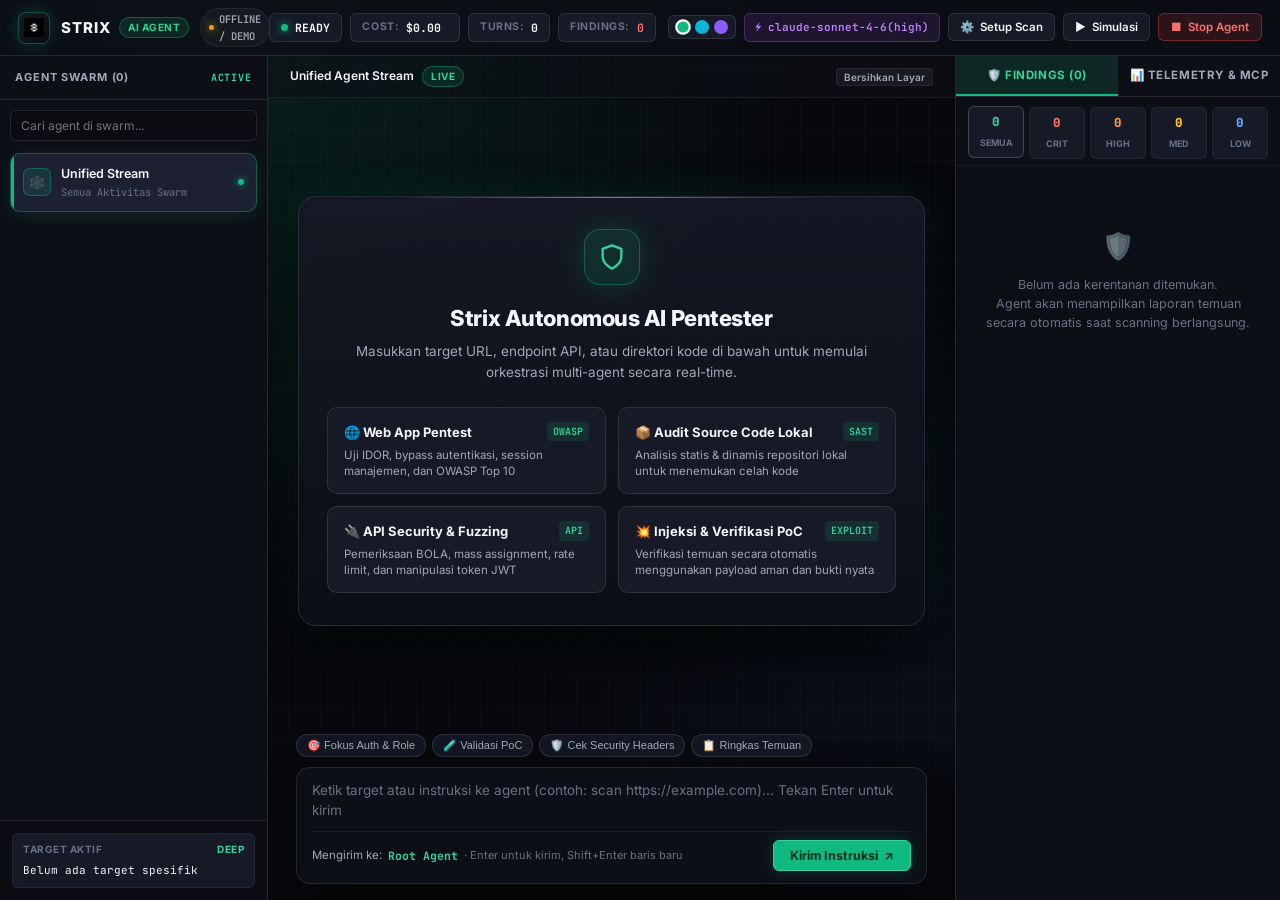
<file: strix/interface/web/static/setup.html>
<!DOCTYPE html>
<html lang="id" data-theme="emerald">
<head>
  <meta charset="UTF-8">
  <meta name="viewport" content="width=device-width, initial-scale=1.0">
  <meta name="color-scheme" content="dark">
  <title>Strix AI Agent · Autonomous Penetration Testing</title>
  <link rel="icon" type="image/png" href="[data-uri]">
  <link rel="preconnect" href="https://fonts.googleapis.com">
  <link rel="preconnect" href="https://fonts.gstatic.com" crossorigin>
  <link href="https://fonts.googleapis.com/css2?family=Inter:wght@400;500;600;700;800&family=JetBrains+Mono:ital,wght@0,400;0,500;0,600;0,700;1,400&display=swap" rel="stylesheet">
  <style>
    /* ==========================================================================
       1. DARK THEME ARCHITECTURE (ZERO-BUG DARK MODE VARIABLES)
       ========================================================================== */
    :root {
      color-scheme: dark;
      --strix-bg-base: #07080c;
      --strix-bg-surface: #0d0f17;
      --strix-bg-elevated: #121520;
      --strix-bg-card: #161926;
      --strix-bg-card-hover: #1c2030;
      --strix-bg-input: #0a0c12;
      --strix-bg-code: #050609;
      --strix-bg-glass: rgba(13, 15, 23, 0.82);

      --strix-border-subtle: rgba(255, 255, 255, 0.06);
      --strix-border-default: rgba(255, 255, 255, 0.10);
      --strix-border-strong: rgba(255, 255, 255, 0.18);

      --strix-text-primary: #f4f5f8;
      --strix-text-secondary: #a1a7b8;
      --strix-text-muted: #697086;

      /* Default Theme Accent: Cyber Emerald */
      --strix-accent: #10b981;
      --strix-accent-bright: #34d399;
      --strix-accent-dim: rgba(16, 185, 129, 0.14);
      --strix-accent-border: rgba(16, 185, 129, 0.38);
      --strix-accent-glow: rgba(16, 185, 129, 0.22);
      --strix-accent-contrast: #022c1e;

      /* Semantic Status Colors */
      --cyan: #06b6d4;
      --cyan-dim: rgba(6, 182, 212, 0.14);
      --cyan-border: rgba(6, 182, 212, 0.35);

      --purple: #a855f7;
      --purple-bright: #c084fc;
      --purple-dim: rgba(168, 85, 247, 0.12);
      --purple-border: rgba(168, 85, 247, 0.32);

      --blue: #3b82f6;
      --blue-bright: #60a5fa;
      --blue-dim: rgba(59, 130, 246, 0.12);
      --blue-border: rgba(59, 130, 246, 0.32);

      --amber: #f59e0b;
      --amber-bright: #fbbf24;
      --amber-dim: rgba(245, 158, 11, 0.14);
      --amber-border: rgba(245, 158, 11, 0.35);

      --red: #ef4444;
      --red-bright: #f87171;
      --red-dim: rgba(239, 68, 68, 0.14);
      --red-border: rgba(239, 68, 68, 0.38);

      --orange: #f97316;
      --orange-bright: #fb923c;
      --orange-dim: rgba(249, 115, 22, 0.15);
      --orange-border: rgba(249, 115, 22, 0.38);

      --font-sans: 'Inter', -apple-system, BlinkMacSystemFont, "Segoe UI", Roboto, sans-serif;
      --font-mono: 'JetBrains Mono', ui-monospace, SFMono-Regular, Menlo, Consolas, monospace;

      --radius-sm: 6px;
      --radius-md: 10px;
      --radius-lg: 14px;
      --radius-xl: 18px;

      --shadow-sm: 0 4px 12px rgba(0, 0, 0, 0.35);
      --shadow-md: 0 10px 30px rgba(0, 0, 0, 0.5);
      --shadow-lg: 0 20px 50px rgba(0, 0, 0, 0.75);
      --transition-fast: 0.16s cubic-bezier(0.16, 1, 0.3, 1);
      --transition-smooth: 0.28s cubic-bezier(0.16, 1, 0.3, 1);
    }

    html[data-theme="cyan"] {
      --strix-accent: #06b6d4;
      --strix-accent-bright: #22d3ee;
      --strix-accent-dim: rgba(6, 182, 212, 0.14);
      --strix-accent-border: rgba(6, 182, 212, 0.42);
      --strix-accent-glow: rgba(6, 182, 212, 0.24);
      --strix-accent-contrast: #02252e;
    }

    html[data-theme="violet"] {
      --strix-accent: #8b5cf6;
      --strix-accent-bright: #a78bfa;
      --strix-accent-dim: rgba(139, 92, 246, 0.15);
      --strix-accent-border: rgba(139, 92, 246, 0.42);
      --strix-accent-glow: rgba(139, 92, 246, 0.25);
      --strix-accent-contrast: #ffffff;
    }

    /* Reset & Anti-White-Flash Safeguards */
    *, *::before, *::after {
      box-sizing: border-box;
      margin: 0;
      padding: 0;
    }

    html, body {
      background-color: var(--strix-bg-base);
      color: var(--strix-text-primary);
      font-family: var(--font-sans);
      font-size: 13.5px;
      line-height: 1.55;
      height: 100vh;
      width: 100vw;
      overflow: hidden;
      -webkit-font-smoothing: antialiased;
      -moz-osx-font-smoothing: grayscale;
      color-scheme: dark;
    }

    body {
      display: flex;
      flex-direction: column;
      position: relative;
      background-image:
        radial-gradient(circle at 18% 0%, var(--strix-accent-dim), transparent 42%),
        radial-gradient(circle at 85% 100%, rgba(59, 130, 246, 0.07), transparent 45%),
        linear-gradient(rgba(255, 255, 255, 0.018) 1px, transparent 1px),
        linear-gradient(90deg, rgba(255, 255, 255, 0.018) 1px, transparent 1px);
      background-size: 100% 100%, 100% 100%, 32px 32px, 32px 32px;
    }

    ::selection {
      background: var(--strix-accent-border);
      color: #ffffff;
    }

    /* Fix Browser Autofill White/Yellow Box Bug in Dark Mode */
    input:-webkit-autofill,
    input:-webkit-autofill:hover,
    input:-webkit-autofill:focus,
    textarea:-webkit-autofill,
    select:-webkit-autofill {
      -webkit-text-fill-color: var(--strix-text-primary) !important;
      -webkit-box-shadow: 0 0 0 1000px var(--strix-bg-input) inset !important;
      transition: background-color 5000s ease-in-out 0s;
      caret-color: var(--strix-text-primary);
    }

    /* Custom Dark Scrollbars */
    * {
      scrollbar-width: thin;
      scrollbar-color: rgba(255, 255, 255, 0.14) transparent;
    }
    ::-webkit-scrollbar {
      width: 6px;
      height: 6px;
    }
    ::-webkit-scrollbar-track {
      background: transparent;
    }
    ::-webkit-scrollbar-thumb {
      background: rgba(255, 255, 255, 0.14);
      border-radius: 999px;
    }
    ::-webkit-scrollbar-thumb:hover {
      background: rgba(255, 255, 255, 0.28);
    }
    ::-webkit-scrollbar-corner {
      background: transparent;
    }

    /* ==========================================================================
       2. KEYFRAME ANIMATIONS
       ========================================================================== */
    @keyframes fadeInUp {
      from {
        opacity: 0;
        transform: translateY(10px) scale(0.99);
      }
      to {
        opacity: 1;
        transform: translateY(0) scale(1);
      }
    }

    @keyframes modalPop {
      from {
        opacity: 0;
        transform: translateY(12px) scale(0.96);
      }
      to {
        opacity: 1;
        transform: translateY(0) scale(1);
      }
    }

    @keyframes pulseRing {
      0% {
        box-shadow: 0 0 0 0 var(--strix-accent-glow);
      }
      70% {
        box-shadow: 0 0 0 7px rgba(16, 185, 129, 0);
      }
      100% {
        box-shadow: 0 0 0 0 rgba(16, 185, 129, 0);
      }
    }

    @keyframes spin {
      from { transform: rotate(0deg); }
      to { transform: rotate(360deg); }
    }

    @keyframes scanLaser {
      0% { background-position: -200% 0; }
      100% { background-position: 200% 0; }
    }

    @keyframes floatShield {
      0%, 100% { transform: translateY(0px); }
      50% { transform: translateY(-4px); }
    }

    @keyframes shimmerBar {
      0% { transform: translateX(-100%); }
      100% { transform: translateX(250%); }
    }

    @keyframes toastSlideIn {
      from {
        opacity: 0;
        transform: translateY(14px) scale(0.95);
      }
      to {
        opacity: 1;
        transform: translateY(0) scale(1);
      }
    }

    /* ==========================================================================
       3. TOP HEADER & ACTIVITY LASER BAR
       ========================================================================== */
    header.strix-header {
      height: 56px;
      background: var(--strix-bg-glass);
      backdrop-filter: blur(16px);
      -webkit-backdrop-filter: blur(16px);
      border-bottom: 1px solid var(--strix-border-default);
      display: flex;
      align-items: center;
      justify-content: space-between;
      padding: 0 18px;
      flex-shrink: 0;
      z-index: 30;
      gap: 12px;
      position: relative;
    }

    /* Animated Scan Activity Progress Line */
    .scan-laser-bar {
      position: absolute;
      bottom: -1px;
      left: 0;
      right: 0;
      height: 2px;
      background: linear-gradient(90deg, transparent 0%, var(--strix-accent) 35%, var(--cyan) 50%, var(--strix-accent) 65%, transparent 100%);
      background-size: 200% 100%;
      animation: scanLaser 2.4s linear infinite;
      opacity: 0;
      transition: opacity var(--transition-smooth);
      pointer-events: none;
    }
    .scan-laser-bar.active {
      opacity: 1;
    }

    .brand-section {
      display: flex;
      align-items: center;
      gap: 11px;
      min-width: 0;
    }

    .brand-logo {
      width: 32px;
      height: 32px;
      border-radius: 8px;
      background: linear-gradient(135deg, var(--strix-bg-card) 0%, var(--strix-bg-input) 100%);
      border: 1px solid var(--strix-accent-border);
      display: flex;
      align-items: center;
      justify-content: center;
      box-shadow: 0 0 16px var(--strix-accent-glow);
      transition: transform var(--transition-fast), box-shadow var(--transition-fast);
      flex-shrink: 0;
    }
    .brand-logo:hover {
      transform: scale(1.05);
      box-shadow: 0 0 22px var(--strix-accent-glow);
    }
    .brand-logo img {
      width: 20px;
      height: 20px;
      object-fit: contain;
    }

    .brand-text {
      font-weight: 800;
      font-size: 15px;
      letter-spacing: 0.07em;
      color: var(--strix-text-primary);
      display: flex;
      align-items: center;
      gap: 8px;
      white-space: nowrap;
    }

    .brand-badge {
      font-size: 10px;
      font-weight: 700;
      padding: 2px 8px;
      border-radius: 999px;
      background: var(--strix-accent-dim);
      border: 1px solid var(--strix-accent-border);
      color: var(--strix-accent-bright);
      letter-spacing: 0.05em;
    }

    .conn-pill {
      display: inline-flex;
      align-items: center;
      gap: 5px;
      font-size: 10.5px;
      font-weight: 600;
      font-family: var(--font-mono);
      padding: 2px 8px;
      border-radius: 999px;
      background: rgba(255, 255, 255, 0.04);
      border: 1px solid var(--strix-border-subtle);
      color: var(--strix-text-secondary);
    }

    /* Center Header Stats */
    .header-stats {
      display: flex;
      align-items: center;
      gap: 8px;
      flex-wrap: nowrap;
    }

    .stat-pill {
      background: var(--strix-bg-card);
      border: 1px solid var(--strix-border-default);
      padding: 5px 11px;
      border-radius: var(--radius-sm);
      font-size: 11.5px;
      display: flex;
      align-items: center;
      gap: 7px;
      color: var(--strix-text-primary);
      transition: border-color var(--transition-fast), background var(--transition-fast), transform var(--transition-fast);
      white-space: nowrap;
    }
    .stat-pill.clickable {
      cursor: pointer;
    }
    .stat-pill.clickable:hover {
      border-color: var(--strix-accent-border);
      background: var(--strix-bg-card-hover);
      transform: translateY(-1px);
    }
    .stat-pill .label {
      color: var(--strix-text-muted);
      font-size: 10.5px;
      text-transform: uppercase;
      font-weight: 700;
      letter-spacing: 0.05em;
    }
    .stat-pill .val {
      font-weight: 700;
      color: var(--strix-text-primary);
      font-family: var(--font-mono);
    }

    .pulse-dot {
      width: 7px;
      height: 7px;
      border-radius: 50%;
      background: var(--strix-accent);
      box-shadow: 0 0 8px var(--strix-accent);
      display: inline-block;
      animation: pulseRing 2s infinite;
      flex-shrink: 0;
    }
    .pulse-dot.waiting {
      background: var(--amber);
      box-shadow: 0 0 8px var(--amber);
    }
    .pulse-dot.stopped {
      background: var(--strix-text-muted);
      box-shadow: none;
      animation: none;
    }
    .pulse-dot.failed {
      background: var(--red);
      box-shadow: 0 0 8px var(--red);
    }

    /* Right Header Controls */
    .header-controls {
      display: flex;
      align-items: center;
      gap: 8px;
    }

    .model-tag {
      background: var(--purple-dim);
      border: 1px solid var(--purple-border);
      color: var(--purple-bright);
      padding: 5px 10px;
      border-radius: var(--radius-sm);
      font-size: 11px;
      font-family: var(--font-mono);
      font-weight: 600;
      display: flex;
      align-items: center;
      gap: 6px;
      max-width: 240px;
      white-space: nowrap;
      overflow: hidden;
      text-overflow: ellipsis;
    }

    .btn-header {
      background: var(--strix-bg-card);
      border: 1px solid var(--strix-border-default);
      color: var(--strix-text-primary);
      font-family: var(--font-sans);
      font-weight: 600;
      font-size: 11.5px;
      padding: 6px 11px;
      border-radius: var(--radius-sm);
      cursor: pointer;
      display: inline-flex;
      align-items: center;
      gap: 6px;
      transition: all var(--transition-fast);
      white-space: nowrap;
    }
    .btn-header:hover {
      background: var(--strix-bg-card-hover);
      border-color: var(--strix-border-strong);
      transform: translateY(-1px);
    }
    .btn-header.active {
      background: var(--strix-accent-dim);
      border-color: var(--strix-accent-border);
      color: var(--strix-accent-bright);
    }

    .btn-stop {
      background: var(--red-dim);
      border: 1px solid var(--red-border);
      color: var(--red-bright);
      font-family: var(--font-sans);
      font-weight: 600;
      font-size: 11.5px;
      padding: 6px 12px;
      border-radius: var(--radius-sm);
      cursor: pointer;
      display: inline-flex;
      align-items: center;
      gap: 6px;
      transition: all var(--transition-fast);
      white-space: nowrap;
    }
    .btn-stop:hover {
      background: rgba(239, 68, 68, 0.28);
      color: #ffffff;
      transform: translateY(-1px);
      box-shadow: 0 4px 14px rgba(239, 68, 68, 0.25);
    }

    /* Theme Dot Switcher */
    .theme-Cluster {
      display: flex;
      align-items: center;
      gap: 5px;
      background: var(--strix-bg-card);
      border: 1px solid var(--strix-border-default);
      padding: 4px 7px;
      border-radius: var(--radius-sm);
    }
    .theme-dot-btn {
      width: 14px;
      height: 14px;
      border-radius: 50%;
      border: 2px solid transparent;
      cursor: pointer;
      transition: transform var(--transition-fast), border-color var(--transition-fast);
      padding: 0;
    }
    .theme-dot-btn:hover {
      transform: scale(1.18);
    }
    .theme-dot-btn.active {
      border-color: #ffffff;
      transform: scale(1.12);
    }
    .theme-dot-btn.emerald { background: #10b981; }
    .theme-dot-btn.cyan { background: #06b6d4; }
    .theme-dot-btn.violet { background: #8b5cf6; }

    /* ==========================================================================
       4. MAIN WORKSPACE & 3-COLUMN LAYOUT
       ========================================================================== */
    .workspace {
      flex: 1;
      display: flex;
      overflow: hidden;
      position: relative;
    }

    .pane-title {
      padding: 13px 15px;
      font-size: 11px;
      font-weight: 700;
      text-transform: uppercase;
      letter-spacing: 0.08em;
      color: var(--strix-text-secondary);
      border-bottom: 1px solid var(--strix-border-default);
      display: flex;
      justify-content: space-between;
      align-items: center;
      background: rgba(13, 15, 23, 0.55);
      flex-shrink: 0;
    }

    /* Left Sidebar: Agent Swarm */
    aside.agent-tree {
      width: 268px;
      background: var(--strix-bg-surface);
      border-right: 1px solid var(--strix-border-default);
      display: flex;
      flex-direction: column;
      flex-shrink: 0;
      z-index: 10;
    }

    .sidebar-search-box {
      padding: 10px 10px 4px 10px;
    }
    .sidebar-search-input {
      width: 100%;
      background: var(--strix-bg-input);
      border: 1px solid var(--strix-border-default);
      border-radius: var(--radius-sm);
      color: var(--strix-text-primary);
      font-family: var(--font-sans);
      font-size: 12px;
      padding: 7px 10px;
      outline: none;
      transition: border-color var(--transition-fast), box-shadow var(--transition-fast);
    }
    .sidebar-search-input:focus {
      border-color: var(--strix-accent-border);
      box-shadow: 0 0 0 2px var(--strix-accent-dim);
    }

    .agent-items-scroll {
      flex: 1;
      overflow-y: auto;
      padding: 8px 10px;
      display: flex;
      flex-direction: column;
      gap: 6px;
    }

    .agent-card {
      padding: 10px 12px;
      border-radius: var(--radius-md);
      background: var(--strix-bg-card);
      border: 1px solid var(--strix-border-subtle);
      cursor: pointer;
      display: flex;
      align-items: center;
      justify-content: space-between;
      gap: 8px;
      transition: all var(--transition-fast);
      color: var(--strix-text-primary);
      position: relative;
      overflow: hidden;
    }
    .agent-card::before {
      content: "";
      position: absolute;
      left: 0;
      top: 0;
      bottom: 0;
      width: 3px;
      background: var(--strix-accent);
      opacity: 0;
      transition: opacity var(--transition-fast);
    }
    .agent-card:hover {
      background: var(--strix-bg-card-hover);
      border-color: var(--strix-border-strong);
      transform: translateX(2px);
    }
    .agent-card.active {
      background: var(--strix-bg-card-hover);
      border-color: var(--strix-accent-border);
      box-shadow: 0 4px 18px var(--strix-accent-dim);
    }
    .agent-card.active::before {
      opacity: 1;
    }

    .agent-card-left {
      display: flex;
      align-items: center;
      gap: 10px;
      min-width: 0;
      flex: 1;
    }
    .agent-icon-box {
      width: 28px;
      height: 28px;
      border-radius: 7px;
      background: rgba(255, 255, 255, 0.04);
      border: 1px solid var(--strix-border-default);
      display: flex;
      align-items: center;
      justify-content: center;
      font-size: 13px;
      flex-shrink: 0;
    }
    .agent-card.active .agent-icon-box {
      background: var(--strix-accent-dim);
      border-color: var(--strix-accent-border);
      color: var(--strix-accent-bright);
    }

    .agent-card-name {
      font-size: 12.5px;
      font-weight: 600;
      color: var(--strix-text-primary);
      display: block;
      white-space: nowrap;
      overflow: hidden;
      text-overflow: ellipsis;
    }
    .agent-card-id {
      font-size: 10.5px;
      color: var(--strix-text-muted);
      font-family: var(--font-mono);
      display: block;
      margin-top: 1px;
    }

    /* Sidebar Target Summary Footer */
    .sidebar-footer {
      padding: 12px;
      border-top: 1px solid var(--strix-border-default);
      background: rgba(9, 10, 15, 0.6);
      display: flex;
      flex-direction: column;
      gap: 8px;
    }
    .scope-box {
      background: var(--strix-bg-card);
      border: 1px solid var(--strix-border-subtle);
      border-radius: var(--radius-sm);
      padding: 8px 10px;
      font-size: 11.5px;
    }
    .scope-box-header {
      display: flex;
      justify-content: space-between;
      align-items: center;
      color: var(--strix-text-muted);
      font-size: 10px;
      font-weight: 700;
      text-transform: uppercase;
      letter-spacing: 0.05em;
      margin-bottom: 4px;
    }
    .scope-target-val {
      font-family: var(--font-mono);
      font-size: 11px;
      color: var(--strix-text-primary);
      white-space: nowrap;
      overflow: hidden;
      text-overflow: ellipsis;
    }

    /* ==========================================================================
       5. CENTER ZONE: CHAT STREAM & INTERACTIVE SETUP VIEW
       ========================================================================== */
    main.chat-zone {
      flex: 1;
      display: flex;
      flex-direction: column;
      background: transparent;
      overflow: hidden;
      position: relative;
      min-width: 0;
    }

    /* Top Stream Subheader */
    .stream-subheader {
      height: 42px;
      padding: 0 22px;
      border-bottom: 1px solid var(--strix-border-subtle);
      background: rgba(13, 15, 23, 0.6);
      display: flex;
      align-items: center;
      justify-content: space-between;
      font-size: 12px;
      flex-shrink: 0;
    }
    .stream-subheader-left {
      display: flex;
      align-items: center;
      gap: 8px;
      font-weight: 600;
      color: var(--strix-text-primary);
    }
    .stream-subheader-right {
      display: flex;
      align-items: center;
      gap: 10px;
      font-size: 11.5px;
      color: var(--strix-text-secondary);
    }

    .feed-scroll {
      flex: 1;
      overflow-y: auto;
      padding: 24px 30px;
      display: flex;
      flex-direction: column;
      gap: 18px;
      scroll-behavior: smooth;
    }

    /* Hero Welcome Card */
    .hero-welcome {
      max-width: 720px;
      width: 100%;
      margin: auto;
      text-align: center;
      padding: 32px 28px;
      background: linear-gradient(180deg, rgba(22, 25, 38, 0.9) 0%, rgba(13, 15, 23, 0.95) 100%);
      border: 1px solid var(--strix-border-default);
      border-radius: var(--radius-xl);
      box-shadow: var(--shadow-lg), 0 0 40px var(--strix-accent-dim);
      animation: fadeInUp 0.35s cubic-bezier(0.16, 1, 0.3, 1);
      position: relative;
      overflow: hidden;
    }
    .hero-welcome::before {
      content: "";
      position: absolute;
      top: 0;
      left: 15%;
      right: 15%;
      height: 1px;
      background: linear-gradient(90deg, transparent, var(--strix-accent), transparent);
    }

    .hero-icon {
      width: 56px;
      height: 56px;
      margin: 0 auto 16px auto;
      border-radius: 16px;
      background: var(--strix-accent-dim);
      border: 1px solid var(--strix-accent-border);
      display: flex;
      align-items: center;
      justify-content: center;
      box-shadow: 0 0 28px var(--strix-accent-glow);
      animation: floatShield 3.6s ease-in-out infinite;
    }
    .hero-icon svg {
      width: 28px;
      height: 28px;
      stroke: var(--strix-accent-bright);
      fill: none;
    }

    .hero-title {
      font-size: 22px;
      font-weight: 800;
      color: var(--strix-text-primary);
      margin-bottom: 6px;
      letter-spacing: -0.02em;
    }
    .hero-desc {
      font-size: 13.5px;
      color: var(--strix-text-secondary);
      line-height: 1.55;
      max-width: 520px;
      margin: 0 auto 24px auto;
    }

    .prompt-suggestions {
      display: grid;
      grid-template-columns: repeat(2, 1fr);
      gap: 12px;
      text-align: left;
    }

    .prompt-chip {
      background: var(--strix-bg-card);
      border: 1px solid var(--strix-border-default);
      border-radius: var(--radius-md);
      padding: 14px 16px;
      cursor: pointer;
      transition: all var(--transition-smooth);
      color: var(--strix-text-primary);
      display: flex;
      flex-direction: column;
      gap: 5px;
      position: relative;
      overflow: hidden;
    }
    .prompt-chip:hover {
      background: var(--strix-bg-card-hover);
      border-color: var(--strix-accent-border);
      transform: translateY(-3px);
      box-shadow: 0 8px 24px rgba(0, 0, 0, 0.4), 0 0 20px var(--strix-accent-dim);
    }
    .prompt-chip-title {
      font-size: 13px;
      font-weight: 700;
      color: var(--strix-text-primary);
      display: flex;
      align-items: center;
      justify-content: space-between;
      gap: 8px;
    }
    .prompt-chip-tag {
      font-size: 10px;
      font-family: var(--font-mono);
      font-weight: 600;
      padding: 2px 6px;
      border-radius: 4px;
      background: var(--strix-accent-dim);
      color: var(--strix-accent-bright);
    }
    .prompt-chip-desc {
      font-size: 11.5px;
      color: var(--strix-text-secondary);
      line-height: 1.4;
    }

    /* Setup View Panel (Inline Toggleable) */
    .setup-panel-container {
      flex: 1;
      overflow-y: auto;
      padding: 28px 30px;
      display: none;
      justify-content: center;
      align-items: flex-start;
    }
    .setup-card {
      width: 100%;
      max-width: 780px;
      background: var(--strix-bg-surface);
      border: 1px solid var(--strix-border-default);
      border-radius: var(--radius-xl);
      padding: 28px;
      box-shadow: var(--shadow-lg);
      animation: fadeInUp 0.25s ease;
    }
    .setup-header {
      display: flex;
      justify-content: space-between;
      align-items: flex-start;
      padding-bottom: 18px;
      margin-bottom: 22px;
      border-bottom: 1px solid var(--strix-border-default);
      gap: 12px;
    }
    .setup-header h2 {
      font-size: 20px;
      font-weight: 800;
      color: var(--strix-text-primary);
    }
    .setup-header p {
      font-size: 13px;
      color: var(--strix-text-secondary);
      margin-top: 4px;
    }

    .form-group {
      margin-bottom: 20px;
    }
    .form-label {
      display: block;
      font-size: 11.5px;
      font-weight: 700;
      text-transform: uppercase;
      letter-spacing: 0.06em;
      color: var(--strix-text-secondary);
      margin-bottom: 8px;
    }

    .target-input-row {
      display: flex;
      gap: 10px;
    }
    .strix-input {
      flex: 1;
      width: 100%;
      background: var(--strix-bg-input);
      border: 1px solid var(--strix-border-default);
      border-radius: var(--radius-sm);
      color: var(--strix-text-primary);
      font-family: var(--font-sans);
      font-size: 13px;
      padding: 9px 13px;
      outline: none;
      transition: border-color var(--transition-fast), box-shadow var(--transition-fast);
    }
    .strix-input:focus {
      border-color: var(--strix-accent);
      box-shadow: 0 0 0 2px var(--strix-accent-dim);
    }

    .targets-list {
      display: flex;
      flex-wrap: wrap;
      gap: 8px;
      margin-top: 10px;
    }
    .target-chip {
      background: var(--strix-bg-card);
      border: 1px solid var(--strix-accent-border);
      padding: 5px 11px;
      border-radius: var(--radius-sm);
      font-size: 12px;
      font-family: var(--font-mono);
      display: inline-flex;
      align-items: center;
      gap: 8px;
      color: var(--strix-text-primary);
      animation: fadeInUp 0.18s ease;
    }
    .target-chip button.remove-btn {
      background: none;
      border: none;
      color: var(--strix-text-secondary);
      cursor: pointer;
      font-size: 14px;
      line-height: 1;
      padding: 0 2px;
    }
    .target-chip button.remove-btn:hover {
      color: var(--red-bright);
    }

    .quick-chips {
      display: flex;
      flex-wrap: wrap;
      gap: 6px;
      margin-top: 9px;
      align-items: center;
    }
    .quick-chip {
      background: var(--strix-bg-card);
      border: 1px dashed var(--strix-border-strong);
      font-size: 11px;
      padding: 4px 10px;
      color: var(--strix-text-secondary);
      border-radius: var(--radius-sm);
      cursor: pointer;
      transition: all var(--transition-fast);
    }
    .quick-chip:hover {
      border-color: var(--strix-accent);
      color: var(--strix-accent-bright);
      background: var(--strix-accent-dim);
    }

    .mode-pills {
      display: grid;
      grid-template-columns: repeat(3, 1fr);
      gap: 12px;
    }
    .mode-pill {
      background: var(--strix-bg-card);
      border: 1px solid var(--strix-border-default);
      border-radius: var(--radius-md);
      padding: 14px;
      cursor: pointer;
      text-align: left;
      transition: all var(--transition-fast);
    }
    .mode-pill:hover {
      background: var(--strix-bg-card-hover);
      border-color: var(--strix-border-strong);
    }
    .mode-pill.active {
      border-color: var(--strix-accent);
      background: var(--strix-accent-dim);
      box-shadow: 0 0 18px var(--strix-accent-dim);
    }
    .mode-pill-title {
      font-weight: 700;
      font-size: 13.5px;
      color: var(--strix-text-primary);
      margin-bottom: 4px;
      display: flex;
      align-items: center;
      justify-content: space-between;
    }
    .mode-pill-desc {
      font-size: 11.5px;
      color: var(--strix-text-secondary);
      line-height: 1.4;
    }

    .grid-2 {
      display: grid;
      grid-template-columns: 1fr 1fr;
      gap: 14px;
    }

    .setup-log {
      margin-top: 18px;
      background: var(--strix-bg-code);
      border: 1px solid var(--strix-border-default);
      border-radius: var(--radius-sm);
      padding: 10px 13px;
      font-family: var(--font-mono);
      font-size: 11.5px;
      max-height: 100px;
      overflow-y: auto;
      color: var(--strix-text-secondary);
      line-height: 1.55;
    }

    /* Message Rows */
    .msg-row {
      display: flex;
      gap: 13px;
      max-width: 860px;
      width: 100%;
      margin: 0 auto;
    }
    .msg-row.animate-in {
      animation: fadeInUp 0.24s cubic-bezier(0.16, 1, 0.3, 1);
    }

    .msg-avatar {
      width: 32px;
      height: 32px;
      border-radius: 9px;
      display: flex;
      align-items: center;
      justify-content: center;
      flex-shrink: 0;
      font-weight: 800;
      font-size: 11px;
      letter-spacing: 0.02em;
    }
    .msg-avatar.user {
      background: var(--blue-dim);
      border: 1px solid var(--blue-border);
      color: var(--blue-bright);
    }
    .msg-avatar.agent {
      background: var(--strix-accent-dim);
      border: 1px solid var(--strix-accent-border);
      color: var(--strix-accent-bright);
      box-shadow: 0 0 14px var(--strix-accent-dim);
    }
    .msg-avatar.tool {
      background: var(--cyan-dim);
      border: 1px solid var(--cyan-border);
      color: var(--cyan);
    }

    .msg-content-wrapper {
      flex: 1;
      min-width: 0;
    }
    .msg-header {
      display: flex;
      align-items: center;
      gap: 8px;
      margin-bottom: 5px;
    }
    .msg-sender {
      font-size: 12.5px;
      font-weight: 700;
      color: var(--strix-text-primary);
    }
    .msg-agent-tag {
      font-size: 10px;
      font-family: var(--font-mono);
      padding: 1px 6px;
      border-radius: 4px;
      background: rgba(255, 255, 255, 0.05);
      color: var(--strix-text-secondary);
    }
    .msg-time {
      font-size: 10.5px;
      color: var(--strix-text-muted);
      font-family: var(--font-mono);
    }

    .msg-bubble {
      background: var(--strix-bg-surface);
      border: 1px solid var(--strix-border-default);
      border-radius: var(--radius-md);
      padding: 14px 16px;
      font-size: 13.5px;
      line-height: 1.6;
      word-break: break-word;
      color: var(--strix-text-primary);
      box-shadow: var(--shadow-sm);
    }
    .msg-row.user .msg-bubble {
      background: linear-gradient(135deg, rgba(59, 130, 246, 0.11) 0%, rgba(59, 130, 246, 0.05) 100%);
      border-color: var(--blue-border);
    }

    /* Tool Execution Cards (macOS Terminal Style) */
    .tool-box {
      background: var(--strix-bg-surface);
      border: 1px solid var(--strix-border-default);
      border-radius: var(--radius-md);
      overflow: hidden;
      margin: 4px 0;
      box-shadow: var(--shadow-sm);
      transition: border-color var(--transition-fast), box-shadow var(--transition-fast);
      position: relative;
    }
    .tool-box:hover {
      border-color: var(--strix-border-strong);
    }
    .tool-box.running {
      border-color: var(--strix-accent-border);
      box-shadow: 0 0 22px var(--strix-accent-dim);
    }

    .tool-shimmer {
      height: 2px;
      width: 100%;
      background: rgba(255, 255, 255, 0.03);
      overflow: hidden;
      position: relative;
      display: none;
    }
    .tool-box.running .tool-shimmer {
      display: block;
    }
    .tool-shimmer::after {
      content: "";
      position: absolute;
      top: 0;
      left: 0;
      bottom: 0;
      width: 40%;
      background: linear-gradient(90deg, transparent, var(--strix-accent-bright), transparent);
      animation: shimmerBar 1.5s infinite;
    }

    .tool-header-btn {
      width: 100%;
      background: var(--strix-bg-elevated);
      border: none;
      padding: 10px 14px;
      display: flex;
      align-items: center;
      justify-content: space-between;
      cursor: pointer;
      text-align: left;
      user-select: none;
      color: var(--strix-text-primary);
      gap: 10px;
      transition: background var(--transition-fast);
    }
    .tool-header-btn:hover {
      background: var(--strix-bg-card);
    }
    .tool-header-left {
      display: flex;
      align-items: center;
      gap: 9px;
      min-width: 0;
      flex: 1;
    }
    .window-dots {
      display: flex;
      align-items: center;
      gap: 5px;
      flex-shrink: 0;
    }
    .window-dot {
      width: 8px;
      height: 8px;
      border-radius: 50%;
      background: rgba(255, 255, 255, 0.16);
      transition: background var(--transition-fast);
    }
    .tool-box.running .window-dot:nth-child(1) { background: #ef4444; }
    .tool-box.running .window-dot:nth-child(2) { background: #f59e0b; }
    .tool-box.running .window-dot:nth-child(3) { background: #22c55e; }

    .tool-badge {
      background: var(--cyan-dim);
      border: 1px solid var(--cyan-border);
      color: var(--cyan);
      padding: 2px 7px;
      border-radius: 4px;
      font-family: var(--font-mono);
      font-size: 10.5px;
      font-weight: 700;
      letter-spacing: 0.03em;
      flex-shrink: 0;
    }
    .tool-cmd-preview {
      font-family: var(--font-mono);
      font-size: 11.5px;
      color: var(--strix-text-secondary);
      white-space: nowrap;
      overflow: hidden;
      text-overflow: ellipsis;
      flex: 1;
    }
    .tool-status-pill {
      font-size: 10.5px;
      font-weight: 700;
      font-family: var(--font-mono);
      display: inline-flex;
      align-items: center;
      gap: 6px;
      padding: 2px 8px;
      border-radius: 999px;
      flex-shrink: 0;
    }
    .tool-status-pill.running {
      color: var(--strix-accent-bright);
      background: var(--strix-accent-dim);
      border: 1px solid var(--strix-accent-border);
    }
    .tool-status-pill.completed {
      color: var(--strix-text-secondary);
      background: rgba(255, 255, 255, 0.05);
      border: 1px solid var(--strix-border-subtle);
    }
    .tool-status-pill.error, .tool-status-pill.failed {
      color: var(--red-bright);
      background: var(--red-dim);
      border: 1px solid var(--red-border);
    }

    .tool-drawer {
      padding: 12px 14px;
      border-top: 1px solid var(--strix-border-subtle);
      background: var(--strix-bg-code);
      font-family: var(--font-mono);
      font-size: 11.5px;
      color: var(--strix-text-primary);
      max-height: 360px;
      overflow-y: auto;
      line-height: 1.55;
    }
    .tool-section-bar {
      display: flex;
      align-items: center;
      justify-content: space-between;
      margin-bottom: 5px;
    }
    .tool-section-title {
      color: var(--strix-text-muted);
      font-size: 10px;
      text-transform: uppercase;
      font-weight: 700;
      letter-spacing: 0.06em;
    }
    .copy-mini-btn {
      background: rgba(255, 255, 255, 0.06);
      border: 1px solid var(--strix-border-subtle);
      color: var(--strix-text-secondary);
      font-family: var(--font-sans);
      font-size: 10px;
      font-weight: 600;
      padding: 2px 7px;
      border-radius: 4px;
      cursor: pointer;
      transition: all var(--transition-fast);
    }
    .copy-mini-btn:hover {
      background: var(--strix-accent-dim);
      border-color: var(--strix-accent-border);
      color: var(--strix-accent-bright);
    }

    /* Thinking Collapsible Accordion */
    .think-accordion {
      border: 1px solid var(--purple-border);
      background: var(--purple-dim);
      border-radius: var(--radius-sm);
      padding: 8px 12px;
      margin-bottom: 8px;
      transition: background var(--transition-fast);
    }
    .think-head {
      cursor: pointer;
      display: flex;
      align-items: center;
      justify-content: space-between;
      font-size: 11.5px;
      font-weight: 700;
      color: var(--purple-bright);
      user-select: none;
    }
    .think-title-row {
      display: flex;
      align-items: center;
      gap: 7px;
    }
    .think-body {
      margin-top: 8px;
      padding-top: 8px;
      border-top: 1px solid rgba(168, 85, 247, 0.2);
      font-size: 12px;
      color: var(--strix-text-secondary);
      font-style: italic;
      white-space: pre-wrap;
      line-height: 1.55;
    }

    /* Rich Markdown Styling */
    .markdown pre {
      background: var(--strix-bg-code);
      border: 1px solid var(--strix-border-default);
      border-radius: var(--radius-sm);
      padding: 12px 14px;
      overflow-x: auto;
      margin: 10px 0;
      font-family: var(--font-mono);
      font-size: 11.5px;
      color: #e2e8f0;
      position: relative;
    }
    .markdown code {
      background: rgba(255, 255, 255, 0.08);
      color: var(--strix-accent-bright);
      padding: 2px 6px;
      border-radius: 4px;
      font-family: var(--font-mono);
      font-size: 11.5px;
    }
    .markdown pre code {
      background: transparent;
      color: inherit;
      padding: 0;
    }
    .markdown p { margin-bottom: 8px; }
    .markdown p:last-child { margin-bottom: 0; }
    .markdown ul, .markdown ol { margin-left: 20px; margin-bottom: 8px; }
    .markdown li { margin-bottom: 3px; }
    .markdown blockquote {
      border-left: 3px solid var(--strix-accent);
      background: rgba(255, 255, 255, 0.03);
      padding: 8px 12px;
      border-radius: 0 6px 6px 0;
      color: var(--strix-text-secondary);
      margin: 8px 0;
    }
    .markdown a {
      color: var(--cyan);
      text-decoration: none;
    }
    .markdown a:hover {
      text-decoration: underline;
    }

    /* Jump to Latest Floating Button */
    .scroll-latest-btn {
      position: absolute;
      bottom: 118px;
      right: 28px;
      background: var(--strix-bg-elevated);
      border: 1px solid var(--strix-accent-border);
      color: var(--strix-accent-bright);
      box-shadow: var(--shadow-md);
      border-radius: 999px;
      padding: 7px 14px;
      font-size: 11.5px;
      font-weight: 700;
      cursor: pointer;
      z-index: 15;
      display: none;
      align-items: center;
      gap: 6px;
      transition: all var(--transition-fast);
    }
    .scroll-latest-btn:hover {
      background: var(--strix-accent);
      color: var(--strix-accent-contrast);
      transform: translateY(-2px);
    }

    /* Bottom Prompt Composer */
    .composer-zone {
      padding: 10px 28px 16px 28px;
      background: linear-gradient(180deg, transparent 0%, var(--strix-bg-base) 40%);
      flex-shrink: 0;
      max-width: 920px;
      width: 100%;
      margin: 0 auto;
    }
    .composer-quick-bar {
      display: flex;
      align-items: center;
      gap: 6px;
      margin-bottom: 8px;
      overflow-x: auto;
      padding-bottom: 2px;
    }
    .composer-mini-pill {
      background: rgba(22, 25, 38, 0.85);
      border: 1px solid var(--strix-border-default);
      color: var(--strix-text-secondary);
      font-size: 11px;
      font-weight: 500;
      padding: 4px 10px;
      border-radius: 999px;
      cursor: pointer;
      white-space: nowrap;
      transition: all var(--transition-fast);
    }
    .composer-mini-pill:hover {
      border-color: var(--strix-accent-border);
      color: var(--strix-accent-bright);
      background: var(--strix-accent-dim);
    }

    .composer-card {
      background: var(--strix-bg-surface);
      border: 1px solid var(--strix-border-default);
      border-radius: var(--radius-lg);
      padding: 12px 15px;
      box-shadow: var(--shadow-md);
      display: flex;
      flex-direction: column;
      gap: 9px;
      transition: border-color var(--transition-fast), box-shadow var(--transition-fast);
    }
    .composer-card:focus-within {
      border-color: var(--strix-accent-border);
      box-shadow: 0 0 28px var(--strix-accent-dim);
    }
    .composer-card textarea {
      width: 100%;
      background: transparent;
      border: none;
      outline: none;
      color: var(--strix-text-primary);
      font-family: var(--font-sans);
      font-size: 13.5px;
      line-height: 1.5;
      resize: none;
      height: 42px;
      max-height: 150px;
    }
    .composer-card textarea::placeholder {
      color: var(--strix-text-muted);
    }

    .composer-actions {
      display: flex;
      align-items: center;
      justify-content: space-between;
      border-top: 1px solid var(--strix-border-subtle);
      padding-top: 8px;
      gap: 10px;
    }
    .composer-target-info {
      font-size: 11.5px;
      color: var(--strix-text-secondary);
      display: flex;
      align-items: center;
      gap: 6px;
      flex-wrap: wrap;
    }
    .composer-target-info strong {
      color: var(--strix-accent-bright);
      font-family: var(--font-mono);
    }

    button.send-btn {
      background: var(--strix-accent);
      color: var(--strix-accent-contrast);
      border: 1px solid var(--strix-accent-bright);
      font-family: var(--font-sans);
      font-weight: 700;
      font-size: 12.5px;
      padding: 7px 16px;
      border-radius: var(--radius-sm);
      cursor: pointer;
      display: inline-flex;
      align-items: center;
      gap: 6px;
      box-shadow: 0 0 16px var(--strix-accent-glow);
      transition: all var(--transition-fast);
    }
    button.send-btn:hover {
      background: var(--strix-accent-bright);
      transform: translateY(-1px);
      box-shadow: 0 4px 20px var(--strix-accent-glow);
    }
    button.send-btn:disabled {
      opacity: 0.45;
      cursor: not-allowed;
      transform: none;
    }

    /* ==========================================================================
       6. RIGHT SIDEBAR: FINDINGS & TELEMETRY TABS
       ========================================================================== */
    aside.findings-pane {
      width: 325px;
      background: var(--strix-bg-surface);
      border-left: 1px solid var(--strix-border-default);
      display: flex;
      flex-direction: column;
      flex-shrink: 0;
      z-index: 10;
    }

    .right-tabs-bar {
      display: flex;
      border-bottom: 1px solid var(--strix-border-default);
      background: rgba(13, 15, 23, 0.55);
      flex-shrink: 0;
    }
    .right-tab-btn {
      flex: 1;
      background: transparent;
      border: none;
      border-bottom: 2px solid transparent;
      color: var(--strix-text-secondary);
      font-family: var(--font-sans);
      font-size: 11.5px;
      font-weight: 700;
      text-transform: uppercase;
      letter-spacing: 0.05em;
      padding: 12px 10px;
      cursor: pointer;
      transition: all var(--transition-fast);
      display: flex;
      align-items: center;
      justify-content: center;
      gap: 6px;
    }
    .right-tab-btn:hover {
      color: var(--strix-text-primary);
      background: rgba(255, 255, 255, 0.02);
    }
    .right-tab-btn.active {
      color: var(--strix-accent-bright);
      border-bottom-color: var(--strix-accent);
      background: var(--strix-accent-dim);
    }

    /* Severity Filter Pills Row */
    .sev-summary-bar {
      display: grid;
      grid-template-columns: repeat(5, 1fr);
      gap: 5px;
      padding: 10px 12px 6px 12px;
      border-bottom: 1px solid var(--strix-border-subtle);
    }
    .sev-pill {
      background: var(--strix-bg-card);
      border: 1px solid var(--strix-border-subtle);
      border-radius: var(--radius-sm);
      padding: 5px 4px;
      text-align: center;
      cursor: pointer;
      transition: all var(--transition-fast);
    }
    .sev-pill:hover, .sev-pill.active {
      border-color: var(--strix-border-strong);
      transform: translateY(-1px);
    }
    .sev-pill .sev-num {
      font-family: var(--font-mono);
      font-size: 12.5px;
      font-weight: 800;
      display: block;
    }
    .sev-pill .sev-lbl {
      font-size: 9px;
      text-transform: uppercase;
      color: var(--strix-text-muted);
      font-weight: 700;
    }
    .sev-pill.crit .sev-num { color: var(--red-bright); }
    .sev-pill.high .sev-num { color: var(--orange-bright); }
    .sev-pill.med .sev-num { color: var(--amber-bright); }
    .sev-pill.low .sev-num { color: var(--blue-bright); }
    .sev-pill.all .sev-num { color: var(--strix-accent-bright); }

    .findings-scroll {
      flex: 1;
      overflow-y: auto;
      padding: 12px;
      display: flex;
      flex-direction: column;
      gap: 9px;
    }

    .finding-card {
      background: var(--strix-bg-card);
      border: 1px solid var(--strix-border-default);
      border-radius: var(--radius-md);
      padding: 12px 13px;
      cursor: pointer;
      transition: all var(--transition-fast);
      color: var(--strix-text-primary);
      animation: fadeInUp 0.22s ease;
    }
    .finding-card:hover {
      background: var(--strix-bg-card-hover);
      border-color: var(--strix-border-strong);
      transform: translateY(-2px);
      box-shadow: var(--shadow-sm);
    }

    .finding-badge {
      display: inline-flex;
      align-items: center;
      font-size: 10px;
      font-weight: 800;
      text-transform: uppercase;
      padding: 2px 7px;
      border-radius: 4px;
      margin-bottom: 6px;
      letter-spacing: 0.05em;
      font-family: var(--font-mono);
    }
    .finding-badge.critical { background: var(--red-dim); color: #fca5a5; border: 1px solid var(--red-border); }
    .finding-badge.high { background: var(--orange-dim); color: #fdba74; border: 1px solid var(--orange-border); }
    .finding-badge.medium { background: var(--amber-dim); color: #fde047; border: 1px solid var(--amber-border); }
    .finding-badge.low { background: var(--blue-dim); color: #93c5fd; border: 1px solid var(--blue-border); }
    .finding-badge.info { background: rgba(255, 255, 255, 0.08); color: #d4d4d8; border: 1px solid var(--strix-border-default); }

    .finding-title {
      font-size: 12.5px;
      font-weight: 700;
      color: var(--strix-text-primary);
      line-height: 1.4;
    }
    .finding-loc {
      font-size: 11px;
      color: var(--strix-text-muted);
      font-family: var(--font-mono);
      margin-top: 4px;
      white-space: nowrap;
      overflow: hidden;
      text-overflow: ellipsis;
    }

    /* Telemetry Tab Cards */
    .telemetry-card {
      background: var(--strix-bg-card);
      border: 1px solid var(--strix-border-default);
      border-radius: var(--radius-md);
      padding: 13px;
      margin-bottom: 10px;
    }
    .telemetry-title {
      font-size: 10.5px;
      font-weight: 700;
      text-transform: uppercase;
      letter-spacing: 0.06em;
      color: var(--strix-text-secondary);
      margin-bottom: 10px;
      display: flex;
      justify-content: space-between;
      align-items: center;
    }
    .telemetry-row {
      display: flex;
      justify-content: space-between;
      align-items: center;
      font-size: 12px;
      padding: 4px 0;
      color: var(--strix-text-secondary);
    }
    .telemetry-row strong {
      font-family: var(--font-mono);
      color: var(--strix-text-primary);
    }

    /* ==========================================================================
       7. MODALS & TOAST NOTIFICATIONS (ZERO WHITE POPUPS)
       ========================================================================== */
    .modal-overlay {
      position: fixed;
      inset: 0;
      background: rgba(3, 4, 7, 0.82);
      backdrop-filter: blur(10px);
      -webkit-backdrop-filter: blur(10px);
      display: none;
      align-items: center;
      justify-content: center;
      z-index: 100;
      padding: 20px;
    }
    .modal-window {
      background: var(--strix-bg-surface);
      border: 1px solid var(--strix-border-strong);
      border-radius: var(--radius-xl);
      width: 100%;
      max-width: 720px;
      max-height: 86vh;
      overflow-y: auto;
      padding: 24px;
      box-shadow: var(--shadow-lg);
      animation: modalPop 0.22s cubic-bezier(0.16, 1, 0.3, 1);
      color: var(--strix-text-primary);
    }
    .modal-header-row {
      display: flex;
      justify-content: space-between;
      align-items: flex-start;
      margin-bottom: 16px;
      border-bottom: 1px solid var(--strix-border-default);
      padding-bottom: 14px;
      gap: 12px;
    }
    .modal-close-btn {
      background: var(--strix-bg-card);
      border: 1px solid var(--strix-border-default);
      color: var(--strix-text-secondary);
      width: 30px;
      height: 30px;
      border-radius: 7px;
      cursor: pointer;
      display: flex;
      align-items: center;
      justify-content: center;
      font-size: 14px;
      transition: all var(--transition-fast);
    }
    .modal-close-btn:hover {
      background: var(--red-dim);
      color: var(--red-bright);
      border-color: var(--red-border);
    }

    /* Toast Container */
    .toast-stack {
      position: fixed;
      bottom: 22px;
      right: 22px;
      z-index: 200;
      display: flex;
      flex-direction: column;
      gap: 8px;
      pointer-events: none;
    }
    .strix-toast {
      background: var(--strix-bg-elevated);
      border: 1px solid var(--strix-accent-border);
      color: var(--strix-text-primary);
      padding: 10px 15px;
      border-radius: var(--radius-md);
      box-shadow: var(--shadow-md);
      font-size: 12.5px;
      font-weight: 600;
      display: flex;
      align-items: center;
      gap: 9px;
      animation: toastSlideIn 0.22s ease;
      pointer-events: auto;
    }
    .strix-toast.error {
      border-color: var(--red-border);
      color: #fca5a5;
    }

    .spinner-svg {
      animation: spin 0.9s linear infinite;
      width: 12px;
      height: 12px;
    }

    /* Responsive Breakpoints */
    @media (max-width: 1120px) {
      aside.findings-pane { width: 270px; }
      aside.agent-tree { width: 220px; }
    }
    @media (max-width: 860px) {
      aside.agent-tree { display: none; }
      aside.findings-pane { display: none; }
      .header-stats { display: none; }
      .prompt-suggestions { grid-template-columns: 1fr; }
      .mode-pills { grid-template-columns: 1fr; }
    }
  </style>
</head>
<body>
  <!-- Top Navigation Header -->
  <header class="strix-header">
    <div class="scan-laser-bar" id="scan-laser-bar"></div>

    <div class="brand-section">
      <div class="brand-logo">
        <img src="[data-uri]" alt="Strix Logo">
      </div>
      <div class="brand-text">
        STRIX
        <span class="brand-badge">AI AGENT</span>
      </div>
      <div class="conn-pill" id="ws-status">
        <span class="pulse-dot" id="ws-dot" style="width: 5px; height: 5px;"></span>
        <span id="ws-text">LIVE</span>
      </div>
    </div>

    <div class="header-stats" id="nav-center-stats">
      <div class="stat-pill" id="pill-status">
        <span class="pulse-dot" id="main-status-dot"></span>
        <span class="val" id="val-status">READY</span>
      </div>
      <div class="stat-pill">
        <span class="label">Cost:</span>
        <span class="val" id="val-cost">$0.00</span>
        <span class="label" id="stat-budget-max"></span>
      </div>
      <div class="stat-pill">
        <span class="label">Turns:</span>
        <span class="val" id="val-turns">0</span>
      </div>
      <div class="stat-pill clickable" onclick="app.switchRightTab('vulns')">
        <span class="label">Findings:</span>
        <span class="val" id="val-vulns" style="color: var(--red-bright);">0</span>
      </div>
    </div>

    <div class="header-controls">
      <div class="theme-Cluster" title="Pilih Aksen Tema Gelap">
        <button type="button" class="theme-dot-btn emerald active" id="theme-emerald" onclick="app.setTheme('emerald')" title="Cyber Emerald"></button>
        <button type="button" class="theme-dot-btn cyan" id="theme-cyan" onclick="app.setTheme('cyan')" title="Sentinel Cyan"></button>
        <button type="button" class="theme-dot-btn violet" id="theme-violet" onclick="app.setTheme('violet')" title="Phantom Violet"></button>
      </div>

      <div class="model-tag" title="Active LLM Reasoning Engine">
        <span>⚡</span>
        <span id="header-model-name">claude-sonnet-4-6(high)</span>
      </div>

      <button type="button" class="btn-header" id="btn-toggle-setup" onclick="app.toggleSetupView()">
        <span>⚙️</span>
        <span>Setup Scan</span>
      </button>

      <button type="button" class="btn-header" id="btn-sim-demo" onclick="app.runDemoSimulation()">
        <span>▶</span>
        <span>Simulasi</span>
      </button>

      <button type="button" class="btn-header" id="btn-caido" style="display: none;" onclick="app.openCaido()">
        <span>🌐</span>
        <span>Caido Proxy</span>
      </button>

      <button type="button" class="btn-stop" id="btn-stop-scan" onclick="app.confirmStop()">
        <span>■</span>
        <span>Stop Agent</span>
      </button>
    </div>
  </header>

  <!-- Main 3-Column Workspace -->
  <div class="workspace" id="live-view">
    <!-- Left Sidebar: Agent Swarm -->
    <aside class="agent-tree">
      <div class="pane-title">
        <span>Agent Swarm (<span id="agent-count">0</span>)</span>
        <span style="font-family: var(--font-mono); font-size: 10px; color: var(--strix-accent-bright);" id="swarm-state-label">ACTIVE</span>
      </div>

      <div class="sidebar-search-box">
        <input
          type="text"
          id="agent-search-input"
          class="sidebar-search-input"
          placeholder="Cari agent di swarm..."
          oninput="app.filterAgentList()"
        >
      </div>

      <div class="agent-items-scroll" id="agent-list">
        <div class="agent-card active" onclick="app.selectAgent('all')">
          <div class="agent-card-left">
            <div class="agent-icon-box">🕸️</div>
            <div style="min-width: 0;">
              <span class="agent-card-name">Unified Stream</span>
              <span class="agent-card-id">Semua Aktivitas Swarm</span>
            </div>
          </div>
          <span class="pulse-dot" style="width: 6px; height: 6px;"></span>
        </div>
      </div>

      <div class="sidebar-footer">
        <div class="scope-box">
          <div class="scope-box-header">
            <span>Target Aktif</span>
            <span id="sidebar-mode-badge" style="color: var(--strix-accent-bright);">DEEP</span>
          </div>
          <div class="scope-target-val" id="feed-target-text">Belum ada target spesifik</div>
        </div>
      </div>
    </aside>

    <!-- Center Zone: Live Chat Stream OR Setup View -->
    <main class="chat-zone">
      <!-- Subheader bar -->
      <div class="stream-subheader">
        <div class="stream-subheader-left">
          <span id="current-filter-title">Unified Agent Stream</span>
          <span class="brand-badge" id="feed-status-badge">LIVE</span>
        </div>
        <div class="stream-subheader-right">
          <button type="button" class="copy-mini-btn" onclick="app.clearFeedView()">Bersihkan Layar</button>
        </div>
      </div>

      <!-- Setup View Container (Toggleable or Automatic on Setup Mode) -->
      <div class="setup-panel-container" id="setup-view">
        <div class="setup-card">
          <div class="setup-header">
            <div>
              <h2>Konfigurasi Penetration Test Baru</h2>
              <p>Tentukan target URL, repositori lokal, spesifikasi API, dan kedalaman eksplorasi multi-agent.</p>
            </div>
            <div class="stat-pill">
              <span class="label">Model:</span>
              <span class="val" id="setup-model-name">claude-sonnet-4-6</span>
            </div>
          </div>

          <form id="setup-form" onsubmit="app.onSetupSubmit(event)">
            <div class="form-group">
              <label class="form-label">Target Assets (URL / IP / Repo Lokal)</label>
              <div class="target-input-row">
                <input type="text" id="target-input" class="strix-input" placeholder="Contoh: https://example.com, 192.168.1.10, atau ./repo-lokal" autocomplete="off">
                <button type="button" class="btn-header" onclick="app.addTargetFromInput()">+ Tambah Target</button>
              </div>
              <div class="targets-list" id="targets-list"></div>
              <div class="quick-chips">
                <span style="font-size: 11px; color: var(--strix-text-muted);">Contoh Cepat:</span>
                <button type="button" class="quick-chip" onclick="app.addQuickTarget('https://example.com')">https://example.com</button>
                <button type="button" class="quick-chip" onclick="app.addQuickTarget('http://localhost:8080')">http://localhost:8080</button>
                <button type="button" class="quick-chip" onclick="app.addQuickTarget('./')">./ (Workspace Lokal)</button>
                <button type="button" class="quick-chip" onclick="app.addQuickTarget('openapi.yaml')">openapi.yaml</button>
              </div>
            </div>

            <div class="form-group">
              <label class="form-label">Instruksi Khusus & Fokus Pengujian</label>
              <textarea id="instruction-input" class="strix-input" rows="3" placeholder="Berikan kredensial uji, fokus kerentanan (IDOR, SQLi, SSRF), atau batasan scope..."></textarea>
              <div class="quick-chips">
                <span style="font-size: 11px; color: var(--strix-text-muted);">Preset Fokus:</span>
                <button type="button" class="quick-chip" onclick="app.appendInstruction('Fokus pada celah Authentication Bypass, Broken Access Control, dan IDOR.')">Auth & IDOR</button>
                <button type="button" class="quick-chip" onclick="app.appendInstruction('Lakukan audit menyeluruh untuk kategori OWASP Top 10 beserta bukti PoC.')">OWASP Top 10</button>
                <button type="button" class="quick-chip" onclick="app.appendInstruction('Lakukan API fuzzing, uji rate limit, dan manipulasi parameter JSON/JWT.')">API Security</button>
                <button type="button" class="quick-chip" onclick="app.appendInstruction('Uji celah SQL Injection, SSTI, dan Remote Code Execution - RCE.')">Injeksi & RCE</button>
              </div>
            </div>

            <div class="form-group">
              <label class="form-label">Kedalaman Scan (Scan Mode)</label>
              <div class="mode-pills">
                <div class="mode-pill" id="mode-quick" onclick="app.setScanMode('quick')">
                  <div class="mode-pill-title">
                    <span>⚡ Quick</span>
                  </div>
                  <div class="mode-pill-desc">Pemeriksaan cepat permukaan aplikasi & CI/CD</div>
                </div>
                <div class="mode-pill" id="mode-standard" onclick="app.setScanMode('standard')">
                  <div class="mode-pill-title">
                    <span>🛡️ Standard</span>
                  </div>
                  <div class="mode-pill-desc">Penilaian penetrasi seimbang & komprehensif</div>
                </div>
                <div class="mode-pill active" id="mode-deep" onclick="app.setScanMode('deep')">
                  <div class="mode-pill-title">
                    <span>🔬 Deep</span>
                  </div>
                  <div class="mode-pill-desc">Eksplorasi multi-tahap mendalam & verifikasi PoC</div>
                </div>
              </div>
            </div>

            <div class="grid-2 form-group">
              <div>
                <label class="form-label">Batas Biaya Maksimal ($ USD)</label>
                <input type="number" id="budget-input" class="strix-input" placeholder="Tanpa batas (misal: 10.00)" step="0.5" min="0.5">
              </div>
              <div>
                <label class="form-label">Maksimal Giliran (Max Turns)</label>
                <input type="number" id="turns-input" class="strix-input" value="100" min="10" max="1000">
              </div>
            </div>

            <div style="display: flex; justify-content: space-between; align-items: center; margin-top: 22px; gap: 12px;">
              <button type="button" class="btn-header" onclick="app.toggleSetupView(false)">← Kembali ke Stream</button>
              <button type="submit" class="send-btn" id="btn-start-scan" style="padding: 10px 22px; font-size: 13.5px;">
                🚀 Mulai Penetration Test
              </button>
            </div>

            <div class="setup-log" id="setup-log-content">
              <div>[STRIX] Interactive dark environment siap. Pilih target atau langsung kirim perintah di chat.</div>
            </div>
          </form>
        </div>
      </div>

      <!-- Main Chat & Event Feed -->
      <div class="feed-scroll" id="chat-feed" onscroll="app.onFeedScroll()">
        <!-- Welcoming Hero when no messages -->
        <div class="hero-welcome" id="hero-welcome">
          <div class="hero-icon">
            <svg viewBox="0 0 24 24" stroke-width="2" stroke-linecap="round" stroke-linejoin="round">
              <path d="M12 22s8-4 8-10V5l-8-3-8 3v7c0 6 8 10 8 10z"/>
            </svg>
          </div>
          <h1 class="hero-title">Strix Autonomous AI Pentester</h1>
          <p class="hero-desc">
            Masukkan target URL, endpoint API, atau direktori kode di bawah untuk memulai orkestrasi multi-agent secara real-time.
          </p>

          <div class="prompt-suggestions">
            <div class="prompt-chip" onclick="app.usePrompt('Test https://example.com untuk celah IDOR, Broken Access Control, dan Auth Bypass')">
              <div class="prompt-chip-title">
                <span>🌐 Web App Pentest</span>
                <span class="prompt-chip-tag">OWASP</span>
              </div>
              <div class="prompt-chip-desc">Uji IDOR, bypass autentikasi, session manajemen, dan OWASP Top 10</div>
            </div>
            <div class="prompt-chip" onclick="app.usePrompt('Review keamanan source code di direktori lokal ini untuk mencari hardcoded secret dan celah injeksi')">
              <div class="prompt-chip-title">
                <span>📦 Audit Source Code Lokal</span>
                <span class="prompt-chip-tag">SAST</span>
              </div>
              <div class="prompt-chip-desc">Analisis statis & dinamis repositori lokal untuk menemukan celah kode</div>
            </div>
            <div class="prompt-chip" onclick="app.usePrompt('Test keamanan REST API endpoint https://api.example.com/v1 dengan fuzzing parameter')">
              <div class="prompt-chip-title">
                <span>🔌 API Security & Fuzzing</span>
                <span class="prompt-chip-tag">API</span>
              </div>
              <div class="prompt-chip-desc">Pemeriksaan BOLA, mass assignment, rate limit, dan manipulasi token JWT</div>
            </div>
            <div class="prompt-chip" onclick="app.usePrompt('Cari bug SQL Injection, XSS, dan SSRF beserta bukti Proof of Concept yang terverifikasi')">
              <div class="prompt-chip-title">
                <span>💥 Injeksi & Verifikasi PoC</span>
                <span class="prompt-chip-tag">EXPLOIT</span>
              </div>
              <div class="prompt-chip-desc">Verifikasi temuan secara otomatis menggunakan payload aman dan bukti nyata</div>
            </div>
          </div>
        </div>
      </div>

      <!-- Floating Jump to Bottom Button -->
      <button type="button" class="scroll-latest-btn" id="scroll-down-btn" onclick="app.scrollToBottom(true)">
        <span>↓</span>
        <span>Lompat ke Terbaru</span>
      </button>

      <!-- Bottom Chat & Steer Composer -->
      <div class="composer-zone" id="composer-zone">
        <div class="composer-quick-bar">
          <button type="button" class="composer-mini-pill" onclick="app.insertQuickText('Fokuskan enumerasi pada endpoint autentikasi dan hak akses role. ')">🎯 Fokus Auth & Role</button>
          <button type="button" class="composer-mini-pill" onclick="app.insertQuickText('Buat skrip Proof of Concept untuk memvalidasi temuan terakhir. ')">🧪 Validasi PoC</button>
          <button type="button" class="composer-mini-pill" onclick="app.insertQuickText('Periksa konfigurasi CORS, CSP, dan security headers pada target. ')">🛡️ Cek Security Headers</button>
          <button type="button" class="composer-mini-pill" onclick="app.insertQuickText('Rangkum seluruh temuan sejauh ini beserta rekomendasi remediasi. ')">📋 Ringkas Temuan</button>
        </div>

        <div class="composer-card">
          <textarea
            id="chat-input"
            placeholder="Ketik target atau instruksi ke agent (contoh: scan https://example.com)... Tekan Enter untuk kirim"
            rows="1"
            onkeydown="app.handleKeyDown(event)"
            oninput="app.autoResizeInput(this)"
          ></textarea>
          <div class="composer-actions">
            <div class="composer-target-info">
              <span>Mengirim ke:</span>
              <strong id="current-target-agent">Root Agent</strong>
              <span style="color: var(--strix-text-muted); font-size: 11px;">· Enter untuk kirim, Shift+Enter baris baru</span>
            </div>
            <button type="button" class="send-btn" id="btn-send" onclick="app.sendChatMessage()">
              <span>Kirim Instruksi</span>
              <span>↗</span>
            </button>
          </div>
        </div>
      </div>
    </main>

    <!-- Right Sidebar: Findings & Telemetry Tabs -->
    <aside class="findings-pane">
      <div class="right-tabs-bar">
        <button type="button" class="right-tab-btn active" id="tab-btn-vulns" onclick="app.switchRightTab('vulns')">
          <span>🛡️ Findings (<span id="findings-count">0</span>)</span>
        </button>
        <button type="button" class="right-tab-btn" id="tab-btn-metrics" onclick="app.switchRightTab('metrics')">
          <span>📊 Telemetry & MCP</span>
        </button>
      </div>

      <!-- Tab 1: Vulnerabilities -->
      <div id="tab-content-vulns" style="display: flex; flex-direction: column; flex: 1; overflow: hidden;">
        <div class="sev-summary-bar">
          <div class="sev-pill all active" id="sev-filter-all" onclick="app.setSeverityFilter('all')">
            <span class="sev-num" id="count-sev-all">0</span>
            <span class="sev-lbl">Semua</span>
          </div>
          <div class="sev-pill crit" id="sev-filter-critical" onclick="app.setSeverityFilter('critical')">
            <span class="sev-num" id="count-sev-critical">0</span>
            <span class="sev-lbl">Crit</span>
          </div>
          <div class="sev-pill high" id="sev-filter-high" onclick="app.setSeverityFilter('high')">
            <span class="sev-num" id="count-sev-high">0</span>
            <span class="sev-lbl">High</span>
          </div>
          <div class="sev-pill med" id="sev-filter-medium" onclick="app.setSeverityFilter('medium')">
            <span class="sev-num" id="count-sev-medium">0</span>
            <span class="sev-lbl">Med</span>
          </div>
          <div class="sev-pill low" id="sev-filter-low" onclick="app.setSeverityFilter('low')">
            <span class="sev-num" id="count-sev-low">0</span>
            <span class="sev-lbl">Low</span>
          </div>
        </div>

        <div class="findings-scroll" id="findings-list">
          <div style="text-align: center; color: var(--strix-text-muted); margin-top: 48px; font-size: 12.5px; padding: 0 14px;">
            <div style="font-size: 26px; margin-bottom: 8px; opacity: 0.5;">🛡️</div>
            Belum ada kerentanan ditemukan.<br>Agent akan menampilkan laporan temuan secara otomatis saat scanning berlangsung.
          </div>
        </div>
      </div>

      <!-- Tab 2: Telemetry & MCP -->
      <div id="tab-content-metrics" class="findings-scroll" style="display: none;">
        <div class="telemetry-card">
          <div class="telemetry-title">
            <span>Konsumsi Token LLM</span>
            <span style="color: var(--strix-accent-bright);">REAL-TIME</span>
          </div>
          <div class="telemetry-row">
            <span>Prompt Tokens</span>
            <strong id="metric-prompt-tokens">0</strong>
          </div>
          <div class="telemetry-row">
            <span>Completion Tokens</span>
            <strong id="metric-comp-tokens">0</strong>
          </div>
          <div class="telemetry-row" style="border-top: 1px solid var(--strix-border-subtle); margin-top: 6px; padding-top: 8px;">
            <span>Total Tokens</span>
            <strong id="metric-total-tokens" style="color: var(--strix-accent-bright);">0</strong>
          </div>
        </div>

        <div class="telemetry-card">
          <div class="telemetry-title">
            <span>MCP Server Roster</span>
          </div>
          <div id="mcp-roster-list" style="display: flex; flex-direction: column; gap: 6px; font-size: 12px; color: var(--strix-text-muted);">
            <div>Built-in Strix Security Sandbox aktif.</div>
          </div>
        </div>

        <div class="telemetry-card" id="caido-info-group" style="display: none;">
          <div class="telemetry-title">
            <span>Interception Proxy (Caido)</span>
          </div>
          <p style="font-size: 12px; color: var(--strix-text-secondary); margin-bottom: 8px;">
            Trafik HTTP/HTTPS diarahkan melalui proxy Caido.
          </p>
          <a href="http://127.0.0.1:8080" id="caido-direct-link" target="_blank" rel="noopener noreferrer" style="color: var(--strix-accent-bright); font-size: 12px; font-weight: 700;">Buka Dashboard Caido →</a>
        </div>
      </div>
    </aside>
  </div>

  <!-- MODAL 1: Vulnerability Detail -->
  <div class="modal-overlay" id="vuln-modal" onclick="app.closeModal(event)">
    <div class="modal-window" onclick="event.stopPropagation()">
      <div class="modal-header-row">
        <div>
          <span class="finding-badge critical" id="modal-sev">CRITICAL</span>
          <h2 id="modal-title" style="font-size: 18px; color: var(--strix-text-primary); margin-top: 6px;">Detail Temuan</h2>
          <div id="modal-loc" style="font-size: 12px; color: var(--strix-text-muted); font-family: var(--font-mono); margin-top: 4px;"></div>
        </div>
        <button type="button" class="modal-close-btn" onclick="app.closeVulnModal()">✕</button>
      </div>
      <div class="markdown" id="modal-body" style="font-size: 13.5px; color: var(--strix-text-primary); line-height: 1.65;"></div>
      <div style="margin-top: 20px; padding-top: 14px; border-top: 1px solid var(--strix-border-default); display: flex; justify-content: flex-end; gap: 10px;">
        <button type="button" class="btn-header" onclick="app.copyVulnMarkdown()">📋 Salin Markdown</button>
        <button type="button" class="send-btn" onclick="app.closeVulnModal()">Tutup</button>
      </div>
    </div>
  </div>

  <!-- MODAL 2: Stop Scan Confirmation (Replaces White Native confirm()) -->
  <div class="modal-overlay" id="stop-modal" onclick="app.closeStopModal()">
    <div class="modal-window" style="max-width: 440px;" onclick="event.stopPropagation()">
      <div class="modal-header-row">
        <h3 style="font-size: 17px; font-weight: 700;">Hentikan Penetration Test?</h3>
        <button type="button" class="modal-close-btn" onclick="app.closeStopModal()">✕</button>
      </div>
      <p style="color: var(--strix-text-secondary); font-size: 13px; margin-bottom: 20px; line-height: 1.55;">
        Menghentikan sesi akan membatalkan seluruh agent yang sedang berjalan secara aman dan menyimpan laporan kerentanan yang telah ditemukan.
      </p>
      <div style="display: flex; justify-content: flex-end; gap: 10px;">
        <button type="button" class="btn-header" onclick="app.closeStopModal()">Batal</button>
        <button type="button" class="btn-stop" onclick="app.executeStopScan()">Ya, Hentikan Agent</button>
      </div>
    </div>
  </div>

  <!-- MODAL 3: Mount Working Directory Confirmation -->
  <div class="modal-overlay" id="mount-modal">
    <div class="modal-window" style="max-width: 500px;">
      <div class="modal-header-row">
        <h3 style="font-size: 17px; font-weight: 700;">Mount Direktori Kerja Lokal?</h3>
      </div>
      <p style="color: var(--strix-text-secondary); font-size: 13px; margin-bottom: 20px; line-height: 1.55;">
        Tidak ada URL eksternal yang ditentukan. Apakah Anda ingin mengizinkan Strix Agent memeriksa direktori kerja saat ini (<code id="mount-dir-path" style="color: var(--strix-accent-bright); font-family: var(--font-mono);">./workspace</code>)?
      </p>
      <div style="display: flex; justify-content: flex-end; gap: 10px;">
        <button type="button" class="btn-header" onclick="app.resolveMount(false)">Jalankan Tanpa Mount</button>
        <button type="button" class="send-btn" onclick="app.resolveMount(true)">Setujui & Mount Direktori</button>
      </div>
    </div>
  </div>

  <!-- MODAL 4: Image Screenshot Lightbox -->
  <div class="modal-overlay" id="lightbox-modal" onclick="app.closeLightbox()">
    <img id="lightbox-img" src="[data-uri]" alt="Bukti Screenshot" style="max-width: 92vw; max-height: 86vh; border-radius: 10px; border: 1px solid var(--strix-border-strong); box-shadow: var(--shadow-lg);">
  </div>

  <!-- Toast Stack -->
  <div class="toast-stack" id="toast-stack"></div>

  <script>
    class StrixAgentApp {
      constructor() {
        this.events = [];
        this.agents = [];
        this.vulns = [];
        this.selectedAgent = "all";
        this.severityFilter = "all";
        this.isScanning = false;
        this.eventCursor = 0;
        this.ws = null;
        this.wsConnected = false;
        this.autoScroll = true;
        this.scanMode = "deep";
        this.targets = [];
        this.currentVuln = null;
        this.setupViewOpen = false;
        this.demoTimer = null;

        // Preserve UI state across re-renders so animations don't flicker
        this.animatedNodeIds = new Set();
        this.expandedTools = new Set();
        this.expandedThoughts = new Set();

        this.init();
      }

      init() {
        this.loadSavedTheme();
        this.connect();
        this.pollInterval = setInterval(() => this.fetchUpdates(), 2500);

        window.addEventListener("keydown", (e) => {
          if (e.key === "Escape") {
            this.closeAllModals();
          }
        });
      }

      loadSavedTheme() {
        try {
          const saved = localStorage.getItem("strix_dark_accent");
          if (saved && ["emerald", "cyan", "violet"].includes(saved)) {
            this.setTheme(saved, false);
          }
        } catch (e) {}
      }

      setTheme(themeName, notify = true) {
        document.documentElement.setAttribute("data-theme", themeName);
        ["emerald", "cyan", "violet"].forEach((t) => {
          const btn = document.getElementById("theme-" + t);
          if (btn) btn.classList.toggle("active", t === themeName);
        });
        try {
          localStorage.setItem("strix_dark_accent", themeName);
        } catch (e) {}
        if (notify) {
          this.showToast("Tema gelap diperbarui: " + themeName.toUpperCase());
        }
      }

      showToast(message, isError = false) {
        const stack = document.getElementById("toast-stack");
        if (!stack) return;
        const toast = document.createElement("div");
        toast.className = "strix-toast" + (isError ? " error" : "");
        toast.innerHTML = `<span>${isError ? "⚠️" : "✓"}</span><span>${this.escape(message)}</span>`;
        stack.appendChild(toast);
        setTimeout(() => {
          toast.style.opacity = "0";
          toast.style.transform = "translateY(8px)";
          toast.style.transition = "all 0.2s ease";
          setTimeout(() => toast.remove(), 220);
        }, 3200);
      }

      async apiRequest(endpoint, options = {}) {
        const base = window.location.origin && window.location.origin !== "null" ? window.location.origin : "";
        const targetUrl = base + endpoint;
        return fetch(targetUrl, options);
      }

      connect() {
        if (!window.location.host) {
          this.setConnectionBadge("SIMULASI SIAP", "waiting");
          return;
        }
        const proto = window.location.protocol === "https:" ? "wss:" : "ws:";
        try {
          this.ws = new WebSocket(`${proto}//${window.location.host}/ws`);

          this.ws.onopen = () => {
            this.wsConnected = true;
            this.setConnectionBadge("LIVE", "running");
          };

          this.ws.onmessage = (e) => {
            try {
              const data = JSON.parse(e.data);
              if (data.type === "init") {
                this.applyState(data.state);
                this.applyAgents(data.agents);
                this.applyVulns(data.vulnerabilities);
                this.eventCursor = data.event_cursor || this.eventCursor;
                if (data.events && data.events.length > 0) {
                  this.renderEvents(data.events);
                }
              } else if (data.type === "state_update") {
                this.applyState(data.state);
                this.applyAgents(data.agents);
                this.applyVulns(data.vulnerabilities);
              } else if (data.type === "events") {
                this.eventCursor = data.cursor || this.eventCursor;
                this.renderEvents(data.events);
              }
            } catch (err) {
              console.error(err);
            }
          };

          this.ws.onclose = () => {
            this.wsConnected = false;
            this.setConnectionBadge("OFFLINE / DEMO", "waiting");
            setTimeout(() => this.connect(), 3500);
          };
        } catch (err) {
          this.setConnectionBadge("SIMULASI", "waiting");
        }
      }

      setConnectionBadge(text, state) {
        const wsText = document.getElementById("ws-text");
        const wsDot = document.getElementById("ws-dot");
        if (wsText) wsText.innerText = text;
        if (wsDot) {
          wsDot.className = "pulse-dot " + (state === "running" ? "" : "waiting");
        }
      }

      async fetchUpdates() {
        if (!window.location.host) return;
        try {
          const res = await this.apiRequest(`/api/events?cursor=${this.eventCursor}`);
          if (res.ok) {
            const data = await res.json();
            if (data.events && data.events.length > 0) {
              this.eventCursor = data.cursor || this.eventCursor;
              this.renderEvents(data.events);
            }
          }
          const stateRes = await this.apiRequest("/api/state");
          if (stateRes.ok) {
            const st = await stateRes.json();
            this.applyState(st.state);
            this.applyAgents(st.agents);
            this.applyVulns(st.vulnerabilities);
          }
        } catch (e) {}
      }

      applyState(state) {
        if (!state) return;
        this.state = state;
        const scanState = (state.scan_state || "ready").toLowerCase();
        this.isScanning = scanState === "running";

        const laser = document.getElementById("scan-laser-bar");
        if (laser) laser.classList.toggle("active", this.isScanning);

        const statusVal = document.getElementById("val-status");
        if (statusVal) statusVal.innerText = scanState.toUpperCase();

        const dot = document.getElementById("main-status-dot");
        if (dot) {
          let dotClass = "pulse-dot";
          if (scanState === "waiting") dotClass += " waiting";
          else if (scanState === "stopped" || scanState === "completed") dotClass += " stopped";
          else if (scanState === "failed") dotClass += " failed";
          dot.className = dotClass;
        }

        const feedBadge = document.getElementById("feed-status-badge");
        if (feedBadge) {
          feedBadge.innerText = this.isScanning ? "SCANNING" : scanState.toUpperCase();
        }

        if (state.model) {
          document.getElementById("header-model-name").innerText = state.model;
          const setupModel = document.getElementById("setup-model-name");
          if (setupModel) setupModel.innerText = state.model;
        }

        if (state.scan_mode) {
          const modeBadge = document.getElementById("sidebar-mode-badge");
          if (modeBadge) modeBadge.innerText = String(state.scan_mode).toUpperCase();
        }

        if (state.targets && state.targets.length > 0) {
          document.getElementById("feed-target-text").innerText = state.targets.join(", ");
          if (this.targets.length === 0) {
            this.targets = [...state.targets];
            this.renderTargetChips();
          }
        } else if (state.working_dir) {
          document.getElementById("feed-target-text").innerText = state.working_dir;
        }

        if (state.pending_mount) {
          document.getElementById("mount-dir-path").innerText = state.pending_mount;
          document.getElementById("mount-modal").style.display = "flex";
        } else {
          document.getElementById("mount-modal").style.display = "none";
        }

        if (state.caido_url) {
          document.getElementById("btn-caido").style.display = "inline-flex";
          document.getElementById("caido-info-group").style.display = "block";
          document.getElementById("caido-direct-link").href = state.caido_url;
        }

        if (state.usage) {
          const cost = state.usage.cost != null ? `$${Number(state.usage.cost).toFixed(2)}` : "$0.00";
          document.getElementById("val-cost").innerText = cost;
          if (state.max_budget_usd) {
            document.getElementById("stat-budget-max").innerText = `/ $${Number(state.max_budget_usd).toFixed(2)}`;
          }
          const turns = state.usage.turns != null ? state.usage.turns : (state.usage.total_turns || 0);
          document.getElementById("val-turns").innerText = state.max_turns ? `${turns}/${state.max_turns}` : turns;

          document.getElementById("metric-prompt-tokens").innerText = Number(state.usage.prompt_tokens || 0).toLocaleString();
          document.getElementById("metric-comp-tokens").innerText = Number(state.usage.completion_tokens || 0).toLocaleString();
          document.getElementById("metric-total-tokens").innerText = Number(state.usage.total_tokens || 0).toLocaleString();
        }

        if (state.connections && state.connections.length > 0) {
          const mcpContainer = document.getElementById("mcp-roster-list");
          mcpContainer.innerHTML = state.connections.map((c) => `
            <div style="background: var(--strix-bg-surface); padding: 8px 10px; border-radius: 6px; border: 1px solid var(--strix-border-subtle); display: flex; justify-content: space-between; align-items: center;">
              <div>
                <strong style="color: var(--strix-text-primary); font-size: 12px;">${this.escape(c.name)}</strong>
                <div style="font-size: 10.5px; color: var(--strix-text-muted);">${c.tool_count || 0} tools tersedia</div>
              </div>
              <span class="brand-badge" style="font-size: 9.5px;">${c.dead ? "OFFLINE" : "ACTIVE"}</span>
            </div>
          `).join("");
        }

        if (state.messages && state.messages.length > 0) {
          const logBox = document.getElementById("setup-log-content");
          if (logBox) {
            logBox.innerHTML = state.messages.map((m) => `<div>[${String(m.level || "INFO").toUpperCase()}] ${this.escape(m.text)}</div>`).join("");
            logBox.scrollTop = logBox.scrollHeight;
          }
        }

        if (this.events.length > 0) {
          const hero = document.getElementById("hero-welcome");
          if (hero) hero.style.display = "none";
        }
      }

      applyAgents(agents) {
        if (!agents) return;
        this.agents = agents;
        document.getElementById("agent-count").innerText = agents.length;
        this.renderAgentList();
      }

      filterAgentList() {
        this.renderAgentList();
      }

      renderAgentList() {
        const container = document.getElementById("agent-list");
        const query = (document.getElementById("agent-search-input")?.value || "").trim().toLowerCase();

        const allCard = `
          <div class="agent-card ${this.selectedAgent === 'all' ? 'active' : ''}" onclick="app.selectAgent('all')">
            <div class="agent-card-left">
              <div class="agent-icon-box">🕸️</div>
              <div style="min-width: 0;">
                <span class="agent-card-name">Unified Stream</span>
                <span class="agent-card-id">Semua Aktivitas Swarm (${this.events.length})</span>
              </div>
            </div>
            <span class="pulse-dot ${this.isScanning ? '' : 'waiting'}" style="width: 6px; height: 6px;"></span>
          </div>
        `;

        const filtered = this.agents.filter((a) => {
          if (!query) return true;
          const name = String(a.name || a.id || "").toLowerCase();
          return name.includes(query) || String(a.id || "").toLowerCase().includes(query);
        });

        const agentCards = filtered.map((a) => {
          const status = (a.status || "running").toLowerCase();
          const dotState = status === "running" ? "" : (status === "failed" ? "failed" : (status === "completed" || status === "stopped" ? "stopped" : "waiting"));
          const icon = a.parent_id ? "🤖" : "👑";
          return `
            <div class="agent-card ${this.selectedAgent === a.id ? 'active' : ''}" onclick="app.selectAgent('${this.escape(a.id)}')">
              <div class="agent-card-left">
                <div class="agent-icon-box">${icon}</div>
                <div style="min-width: 0;">
                  <span class="agent-card-name">${this.escape(a.name || a.id)}</span>
                  <span class="agent-card-id">${this.escape(String(a.id).slice(0, 8))} · ${this.escape(status.toUpperCase())}</span>
                </div>
              </div>
              <span class="pulse-dot ${dotState}" style="width: 6px; height: 6px;"></span>
            </div>
          `;
        }).join("");

        container.innerHTML = allCard + agentCards;
      }

      applyVulns(vulns) {
        if (!vulns) return;
        this.vulns = vulns;
        document.getElementById("val-vulns").innerText = vulns.length;
        document.getElementById("findings-count").innerText = vulns.length;

        const counts = { all: vulns.length, critical: 0, high: 0, medium: 0, low: 0 };
        vulns.forEach((v) => {
          const s = (v.severity || "info").toLowerCase();
          if (counts[s] != null) counts[s]++;
          else counts.low++;
        });

        ["all", "critical", "high", "medium", "low"].forEach((k) => {
          const el = document.getElementById("count-sev-" + k);
          if (el) el.innerText = counts[k];
        });

        this.renderVulnsList();
      }

      setSeverityFilter(sev) {
        this.severityFilter = sev;
        ["all", "critical", "high", "medium", "low"].forEach((k) => {
          const pill = document.getElementById("sev-filter-" + k);
          if (pill) pill.classList.toggle("active", k === sev);
        });
        this.renderVulnsList();
      }

      renderVulnsList() {
        const container = document.getElementById("findings-list");
        const filtered = this.vulns.filter((v) => {
          if (this.severityFilter === "all") return true;
          return (v.severity || "info").toLowerCase() === this.severityFilter;
        });

        if (filtered.length === 0) {
          container.innerHTML = `
            <div style="text-align: center; color: var(--strix-text-muted); margin-top: 48px; font-size: 12.5px; padding: 0 14px;">
              <div style="font-size: 26px; margin-bottom: 8px; opacity: 0.5;">🛡️</div>
              ${this.vulns.length === 0 ? "Belum ada kerentanan ditemukan.<br>Agent akan menampilkan laporan temuan secara otomatis saat scanning berlangsung." : "Tidak ada temuan untuk filter severity ini."}
            </div>
          `;
          return;
        }

        container.innerHTML = filtered.map((v) => {
          const sev = (v.severity || "info").toLowerCase();
          return `
            <div class="finding-card" onclick="app.openVuln('${this.escape(v.id)}')">
              <div style="display: flex; justify-content: space-between; align-items: center;">
                <span class="finding-badge ${sev}">${this.escape(sev.toUpperCase())}</span>
                <span style="font-size: 10px; font-family: var(--font-mono); color: var(--strix-text-muted);">Lihat PoC →</span>
              </div>
              <div class="finding-title">${this.escape(v.title || "Temuan Keamanan")}</div>
              <div class="finding-loc">${this.escape(v.target || v.url || v.component || "Target Endpoint")}</div>
            </div>
          `;
        }).join("");
      }

      renderEvents(newEvents) {
        if (!newEvents || newEvents.length === 0) return;
        const feed = document.getElementById("chat-feed");
        const hero = document.getElementById("hero-welcome");
        if (hero) hero.style.display = "none";

        for (const evt of newEvents) {
          const isNew = !this.animatedNodeIds.has(evt.id);
          if (isNew) {
            this.animatedNodeIds.add(evt.id);
            if (evt.type === "tool" && evt.data?.status === "running") {
              this.expandedTools.add(String(evt.id));
            }
          }

          const idx = this.events.findIndex((e) => e.id === evt.id);
          if (idx >= 0) {
            this.events[idx] = evt;
            const node = document.getElementById(`node-${evt.id}`);
            if (node) {
              node.outerHTML = this.eventToHtml(evt, false);
            }
          } else {
            this.events.push(evt);
            const div = document.createElement("div");
            div.innerHTML = this.eventToHtml(evt, true);
            if (div.firstElementChild) feed.appendChild(div.firstElementChild);
          }
        }

        this.renderAgentList();
        if (this.autoScroll) {
          this.scrollToBottom();
        }
      }

      toggleThought(evtId) {
        const key = String(evtId);
        if (this.expandedThoughts.has(key)) this.expandedThoughts.delete(key);
        else this.expandedThoughts.add(key);
        const body = document.getElementById("think-body-" + key);
        if (body) {
          body.style.display = this.expandedThoughts.has(key) ? "block" : "none";
        }
      }

      toggleToolDrawer(evtId) {
        const key = String(evtId);
        if (this.expandedTools.has(key)) this.expandedTools.delete(key);
        else this.expandedTools.add(key);
        const drawer = document.getElementById("tool-drawer-" + key);
        if (drawer) {
          drawer.style.display = this.expandedTools.has(key) ? "block" : "none";
        }
      }

      eventToHtml(evt, animate = false) {
        if (this.selectedAgent !== "all" && evt.agent_id !== this.selectedAgent) {
          return `<div id="node-${evt.id}" style="display:none;"></div>`;
        }

        const animClass = animate ? "animate-in" : "";
        const agentObj = this.agents.find((a) => a.id === evt.agent_id);
        const agentName = agentObj ? (agentObj.name || agentObj.id) : (evt.agent_id ? String(evt.agent_id).slice(0, 8) : "Root Agent");
        const timeStr = evt.timestamp ? new Date(evt.timestamp).toLocaleTimeString() : new Date().toLocaleTimeString();

        if (evt.type === "chat") {
          const isUser = evt.data?.role === "user";
          const raw = evt.data?.content || "";

          let thinkHtml = "";
          let clean = raw;
          const match = raw.match(/<thinking>([\s\S]*?)<\/thinking>/);
          if (match) {
            const isOpen = this.expandedThoughts.has(String(evt.id));
            thinkHtml = `
              <div class="think-accordion">
                <div class="think-head" onclick="app.toggleThought('${this.escape(evt.id)}')">
                  <div class="think-title-row">
                    <span>🧠</span>
                    <span>Reasoning Process</span>
                  </div>
                  <span style="font-size: 10.5px; opacity: 0.75;">Klik untuk buka/tutup</span>
                </div>
                <div class="think-body" id="think-body-${this.escape(evt.id)}" style="display: ${isOpen ? 'block' : 'none'};">${this.escape(match[1].trim())}</div>
              </div>
            `;
            clean = raw.replace(/<thinking>[\s\S]*?<\/thinking>/, "").trim();
          }

          return `
            <div class="msg-row ${isUser ? 'user' : 'agent'} ${animClass}" id="node-${evt.id}">
              <div class="msg-avatar ${isUser ? 'user' : 'agent'}">${isUser ? 'ANDA' : 'AI'}</div>
              <div class="msg-content-wrapper">
                <div class="msg-header">
                  <span class="msg-sender">${isUser ? 'Operator' : 'Strix AI Agent'}</span>
                  <span class="msg-agent-tag">${this.escape(agentName)}</span>
                  <span class="msg-time">${timeStr}</span>
                </div>
                ${thinkHtml}
                ${clean ? `<div class="msg-bubble markdown">${this.parseMarkdown(clean)}</div>` : ''}
              </div>
            </div>
          `;
        }

        if (evt.type === "tool") {
          const name = evt.data?.tool_name || "tool";
          const args = evt.data?.args || {};
          const status = (evt.data?.status || "running").toLowerCase();
          const res = evt.data?.result;
          const isRunning = status === "running";
          const isOpen = this.expandedTools.has(String(evt.id)) || isRunning;

          let commandPreview = "";
          if (args.command) {
            commandPreview = `$ ${args.command}`;
          } else if (args.url) {
            commandPreview = `${args.method || 'GET'} ${args.url}`;
          } else if (args.thought) {
            commandPreview = args.thought;
          } else {
            try { commandPreview = JSON.stringify(args); } catch (e) {}
          }

          let outHtml = "";
          if (res != null) {
            if (typeof res === "string" && res.startsWith("data:image/")) {
              outHtml = `
                <div class="tool-section-bar" style="margin-top: 10px;">
                  <span class="tool-section-title">Screenshot Capture:</span>
                </div>
                <img src="${res}" alt="Tool Capture" style="max-height: 220px; border-radius: 6px; border: 1px solid var(--strix-border-default); cursor: pointer;" onclick="app.openLightbox('${res}')">
              `;
            } else {
              const outStr = typeof res === "object" ? JSON.stringify(res, null, 2) : String(res);
              outHtml = `
                <div class="tool-section-bar" style="margin-top: 10px;">
                  <span class="tool-section-title">Execution Output:</span>
                  <button type="button" class="copy-mini-btn" onclick="app.copyTextById('tool-out-${this.escape(evt.id)}')">Salin Output</button>
                </div>
                <div id="tool-out-${this.escape(evt.id)}" style="white-space: pre-wrap; color: #e2e8f0;">${this.escape(outStr)}</div>
              `;
            }
          }

          const spinnerHtml = isRunning ? `
            <svg class="spinner-svg" viewBox="0 0 24 24" fill="none" stroke="currentColor" stroke-width="2.5">
              <circle cx="12" cy="12" r="10" stroke-opacity="0.25"></circle>
              <path d="M12 2a10 10 0 0 1 10 10" stroke-linecap="round"></path>
            </svg>
          ` : '';

          return `
            <div class="msg-row agent ${animClass}" id="node-${evt.id}">
              <div class="msg-avatar tool">⚡</div>
              <div class="msg-content-wrapper">
                <div class="tool-box ${isRunning ? 'running' : ''}">
                  <div class="tool-shimmer"></div>
                  <div class="tool-header-btn" onclick="app.toggleToolDrawer('${this.escape(evt.id)}')">
                    <div class="tool-header-left">
                      <div class="window-dots">
                        <span class="window-dot"></span>
                        <span class="window-dot"></span>
                        <span class="window-dot"></span>
                      </div>
                      <span class="tool-badge">${this.escape(name)}</span>
                      <span class="tool-cmd-preview">${this.escape(commandPreview)}</span>
                    </div>
                    <div class="tool-status-pill ${status}">
                      ${spinnerHtml}
                      <span>${this.escape(status.toUpperCase())}</span>
                    </div>
                  </div>
                  <div class="tool-drawer" id="tool-drawer-${this.escape(evt.id)}" style="display: ${isOpen ? 'block' : 'none'};">
                    <div class="tool-section-bar">
                      <span class="tool-section-title">Arguments:</span>
                      <button type="button" class="copy-mini-btn" onclick="app.copyTextById('tool-arg-${this.escape(evt.id)}')">Salin Argumen</button>
                    </div>
                    <div id="tool-arg-${this.escape(evt.id)}" style="margin-bottom: 6px; color: var(--strix-text-secondary); white-space: pre-wrap;">${this.escape(JSON.stringify(args, null, 2))}</div>
                    ${outHtml}
                  </div>
                </div>
              </div>
            </div>
          `;
        }

        return `<div id="node-${evt.id}"></div>`;
      }

      copyTextById(elemId) {
        const el = document.getElementById(elemId);
        if (!el) return;
        this.copyToClipboard(el.innerText || el.textContent || "");
      }

      copyToClipboard(text) {
        if (navigator.clipboard && navigator.clipboard.writeText) {
          navigator.clipboard.writeText(text).then(() => {
            this.showToast("Berhasil disalin ke clipboard");
          }).catch(() => {
            this.fallbackCopy(text);
          });
        } else {
          this.fallbackCopy(text);
        }
      }

      fallbackCopy(text) {
        const ta = document.createElement("textarea");
        ta.value = text;
        ta.style.position = "fixed";
        ta.style.opacity = "0";
        document.body.appendChild(ta);
        ta.select();
        try {
          document.execCommand("copy");
          this.showToast("Berhasil disalin ke clipboard");
        } catch (e) {
          this.showToast("Gagal menyalin teks", true);
        }
        document.body.removeChild(ta);
      }

      autoResizeInput(textarea) {
        if (!textarea) return;
        textarea.style.height = "42px";
        textarea.style.height = Math.min(textarea.scrollHeight, 150) + "px";
      }

      insertQuickText(text) {
        const inp = document.getElementById("chat-input");
        if (!inp) return;
        inp.value = (inp.value ? inp.value.trim() + " " : "") + text;
        inp.focus();
        this.autoResizeInput(inp);
      }

      usePrompt(text) {
        const inp = document.getElementById("chat-input");
        if (inp) {
          inp.value = text;
          this.sendChatMessage();
        }
      }

      async sendChatMessage() {
        const inp = document.getElementById("chat-input");
        const msg = inp.value.trim();
        if (!msg) return;

        inp.value = "";
        inp.style.height = "42px";
        const sendBtn = document.getElementById("btn-send");
        sendBtn.disabled = true;

        try {
          const payload = {
            message: msg,
            agent_id: this.selectedAgent !== "all" ? this.selectedAgent : undefined
          };
          const res = await this.apiRequest("/api/command", {
            method: "POST",
            headers: { "Content-Type": "application/json" },
            body: JSON.stringify({ command: "chat.send", payload })
          });
          const result = await res.json();
          if (!result.ok) {
            this.showToast("Error: " + (result.error || "Perintah ditolak"), true);
          } else {
            this.showToast("Instruksi dikirim ke agent");
          }
        } catch (e) {
          // Fallback to interactive live simulation when running in Canvas or without backend
          this.simulateInteractiveResponse(msg);
        } finally {
          sendBtn.disabled = false;
        }
      }

      simulateInteractiveResponse(userMsg) {
        const now = Date.now();
        const rootId = "agent-root-01";
        if (this.agents.length === 0) {
          this.applyAgents([
            { id: rootId, name: "Strix Orchestrator", status: "running", parent_id: null },
            { id: "agent-recon-02", name: "Surface Recon & HTTP Prober", status: "running", parent_id: rootId },
            { id: "agent-exploit-03", name: "Auth & Injection Verifier", status: "waiting", parent_id: rootId }
          ]);
        }

        const urlMatch = userMsg.match(/https?:\/\/[^\s]+/);
        const targetHost = urlMatch ? urlMatch[0] : "https://target.example.com";

        this.applyState({
          scan_state: "running",
          scan_mode: this.scanMode,
          model: "claude-sonnet-4-6(high)",
          targets: [targetHost],
          usage: { cost: 0.14, turns: 4, prompt_tokens: 14280, completion_tokens: 2890, total_tokens: 17170 }
        });

        this.renderEvents([
          {
            id: "evt-user-" + now,
            agent_id: rootId,
            type: "chat",
            timestamp: now,
            data: { role: "user", content: userMsg }
          }
        ]);

        setTimeout(() => {
          this.renderEvents([
            {
              id: "evt-think-" + now,
              agent_id: rootId,
              type: "chat",
              timestamp: Date.now(),
              data: {
                role: "assistant",
                content: `<thinking>Menganalisis instruksi pengguna untuk target ${targetHost}.\n1. Memetakan permukaan serangan HTTP/HTTPS dan header keamanan.\n2. Menjalankan sub-agent enumerasi endpoint API dan pemeriksaan kontrol akses (IDOR/Auth Bypass).\n3. Memvalidasi potensi celah dengan payload non-destruktif.</thinking>Memulai pemindaian otonom pada **${targetHost}**. Saya telah mendelegasikan tugas enumerasi endpoint dan pengujian autentikasi ke **Agent Swarm**.`
              }
            },
            {
              id: "evt-tool-1-" + now,
              agent_id: "agent-recon-02",
              type: "tool",
              timestamp: Date.now(),
              data: {
                tool_name: "httpx_probe",
                status: "running",
                args: { command: `httpx -u ${targetHost} -status-code -title -tech-detect -json` }
              }
            }
          ]);
        }, 550);

        setTimeout(() => {
          this.renderEvents([
            {
              id: "evt-tool-1-" + now,
              agent_id: "agent-recon-02",
              type: "tool",
              timestamp: Date.now(),
              data: {
                tool_name: "httpx_probe",
                status: "completed",
                args: { command: `httpx -u ${targetHost} -status-code -title -tech-detect -json` },
                result: {
                  url: targetHost,
                  status_code: 200,
                  title: "Enterprise API Gateway",
                  technologies: ["Nginx 1.24", "Node.js", "Express", "PostgreSQL"],
                  headers: { "x-powered-by": "Express", "access-control-allow-origin": "*" }
                }
              }
            },
            {
              id: "evt-tool-2-" + now,
              agent_id: "agent-exploit-03",
              type: "tool",
              timestamp: Date.now(),
              data: {
                tool_name: "idor_auth_fuzzer",
                status: "completed",
                args: { method: "GET", url: `${targetHost}/api/v1/users/1002/profile`, headers: { Authorization: "Bearer eyJhbGci..." } },
                result: "HTTP/1.1 200 OK\nContent-Type: application/json\n\n{\n  \"user_id\": 1002,\n  \"email\": \"admin@example.com\",\n  \"role\": \"superadmin\",\n  \"api_key_hash\": \"sha256:9f86d081884c7d659a2feaa0c55ad015\"\n}"
              }
            }
          ]);

          const newVuln = {
            id: "vuln-" + now,
            severity: "critical",
            title: "Broken Object Level Authorization (IDOR) pada /api/v1/users/{id}/profile",
            target: `${targetHost}/api/v1/users/1002/profile`,
            description: `### Ringkasan Kerentanan\nEndpoint \`GET /api/v1/users/{id}/profile\` tidak memverifikasi kepemilikan objek pengguna terhadap sesi token JWT yang aktif. Akun pengguna biasa dapat mengakses profil dan metadata sensitif milik **superadmin**.\n\n### Langkah Reproduksi (PoC)\n\`\`\`bash\ncurl -i -s -k -X 'GET' \\n  -H 'Authorization: Bearer <LOW_PRIV_TOKEN>' \\n  '${targetHost}/api/v1/users/1002/profile'\n\`\`\`\n\n### Dampak Keamanan\nPengambilalihan akun penuh (*Account Takeover*) dan kebocoran data sensitif seluruh pengguna.\n\n### Rekomendasi Remediasi\nValidasi \`req.user.id === Number(req.params.id)\` pada middleware otorisasi sebelum mengembalikan record database.`
          };
          this.applyVulns([newVuln, ...this.vulns]);
          this.applyState({
            scan_state: "waiting",
            scan_mode: this.scanMode,
            model: "claude-sonnet-4-6(high)",
            targets: [targetHost],
            usage: { cost: 0.29, turns: 8, prompt_tokens: 28450, completion_tokens: 5410, total_tokens: 33860 }
          });
          this.showToast("Temuan baru: CRITICAL IDOR terverifikasi!");
        }, 1800);
      }

      runDemoSimulation() {
        if (this.setupViewOpen) {
          this.toggleSetupView(false);
        }
        this.usePrompt("Scan menyeluruh https://api.strix-demo.io/v1 untuk celah IDOR, SQL Injection, dan misconfiguration");
      }

      handleKeyDown(e) {
        if (e.key === "Enter" && !e.shiftKey) {
          e.preventDefault();
          this.sendChatMessage();
        }
      }

      selectAgent(id) {
        this.selectedAgent = id;
        const targetLabel = document.getElementById("current-target-agent");
        const filterTitle = document.getElementById("current-filter-title");

        if (id === "all") {
          targetLabel.innerText = "Root Agent";
          filterTitle.innerText = "Unified Agent Stream";
        } else {
          const agent = this.agents.find((a) => a.id === id);
          const name = agent ? (agent.name || agent.id) : id;
          targetLabel.innerText = name;
          filterTitle.innerText = `Stream Agent: ${name}`;
        }

        this.renderAgentList();

        const feed = document.getElementById("chat-feed");
        const hero = document.getElementById("hero-welcome");
        feed.innerHTML = "";
        if (hero && this.events.length === 0) {
          feed.appendChild(hero);
        }
        for (const evt of this.events) {
          const div = document.createElement("div");
          div.innerHTML = this.eventToHtml(evt, false);
          if (div.firstElementChild) feed.appendChild(div.firstElementChild);
        }
        this.scrollToBottom();
      }

      clearFeedView() {
        this.events = [];
        this.animatedNodeIds.clear();
        const feed = document.getElementById("chat-feed");
        feed.innerHTML = `
          <div class="hero-welcome" id="hero-welcome">
            <div class="hero-icon">
              <svg viewBox="0 0 24 24" stroke-width="2" stroke-linecap="round" stroke-linejoin="round">
                <path d="M12 22s8-4 8-10V5l-8-3-8 3v7c0 6 8 10 8 10z"/>
              </svg>
            </div>
            <h1 class="hero-title">Strix Autonomous AI Pentester</h1>
            <p class="hero-desc">Layar stream telah dibersihkan. Ketik instruksi baru atau klik tombol Simulasi untuk menguji alur kerja agent.</p>
          </div>
        `;
        this.showToast("Tampilan layar dibersihkan");
      }

      onFeedScroll() {
        const feed = document.getElementById("chat-feed");
        if (!feed) return;
        const isNearBottom = feed.scrollHeight - feed.scrollTop - feed.clientHeight < 90;
        this.autoScroll = isNearBottom;
        const btn = document.getElementById("scroll-down-btn");
        if (btn) btn.style.display = isNearBottom ? "none" : "inline-flex";
      }

      scrollToBottom(force = false) {
        const feed = document.getElementById("chat-feed");
        if (feed) {
          feed.scrollTop = feed.scrollHeight;
        }
        if (force) {
          this.autoScroll = true;
          const btn = document.getElementById("scroll-down-btn");
          if (btn) btn.style.display = "none";
        }
      }

      /* Setup View Controls */
      toggleSetupView(forceState) {
        this.setupViewOpen = typeof forceState === "boolean" ? forceState : !this.setupViewOpen;
        const setupEl = document.getElementById("setup-view");
        const feedEl = document.getElementById("chat-feed");
        const composerEl = document.getElementById("composer-zone");
        const toggleBtn = document.getElementById("btn-toggle-setup");

        if (setupEl) setupEl.style.display = this.setupViewOpen ? "flex" : "none";
        if (feedEl) feedEl.style.display = this.setupViewOpen ? "none" : "flex";
        if (composerEl) composerEl.style.display = this.setupViewOpen ? "none" : "block";
        if (toggleBtn) toggleBtn.classList.toggle("active", this.setupViewOpen);
      }

      addTargetFromInput() {
        const inp = document.getElementById("target-input");
        const val = (inp?.value || "").trim();
        if (!val) return;
        if (!this.targets.includes(val)) {
          this.targets.push(val);
          inp.value = "";
          this.renderTargetChips();
          this.sendCommandSilent("setup.add_target", { target: val });
          document.getElementById("feed-target-text").innerText = this.targets.join(", ");
        }
      }

      addQuickTarget(target) {
        if (!this.targets.includes(target)) {
          this.targets.push(target);
          this.renderTargetChips();
          this.sendCommandSilent("setup.add_target", { target });
          document.getElementById("feed-target-text").innerText = this.targets.join(", ");
        }
      }

      removeTarget(target) {
        this.targets = this.targets.filter((t) => t !== target);
        this.renderTargetChips();
        this.sendCommandSilent("setup.remove_target", { target });
        document.getElementById("feed-target-text").innerText = this.targets.length ? this.targets.join(", ") : "Belum ada target spesifik";
      }

      renderTargetChips() {
        const list = document.getElementById("targets-list");
        if (!list) return;
        list.innerHTML = this.targets.map((t) => `
          <div class="target-chip">
            <span>🎯 ${this.escape(t)}</span>
            <button type="button" class="remove-btn" onclick="app.removeTarget('${this.escape(t)}')">×</button>
          </div>
        `).join("");
      }

      appendInstruction(text) {
        const inp = document.getElementById("instruction-input");
        if (!inp) return;
        inp.value = (inp.value ? inp.value.trim() + "\n" : "") + text;
      }

      setScanMode(mode) {
        this.scanMode = mode;
        ["quick", "standard", "deep"].forEach((m) => {
          const el = document.getElementById("mode-" + m);
          if (el) el.classList.toggle("active", m === mode);
        });
        const badge = document.getElementById("sidebar-mode-badge");
        if (badge) badge.innerText = mode.toUpperCase();
        this.sendCommandSilent("setup.set_config", { scan_mode: mode });
      }

      async onSetupSubmit(e) {
        e.preventDefault();
        const instruction = (document.getElementById("instruction-input")?.value || "").trim();
        const budgetRaw = document.getElementById("budget-input")?.value;
        const turnsRaw = document.getElementById("turns-input")?.value;

        try {
          if (instruction) {
            await this.sendCommandSilent("setup.set_instruction", { instruction });
          }
          await this.sendCommandSilent("setup.set_config", {
            scan_mode: this.scanMode,
            max_budget_usd: budgetRaw ? parseFloat(budgetRaw) : null,
            max_turns: turnsRaw ? parseInt(turnsRaw, 10) : 100
          });
          await this.sendCommandSilent("setup.start", { mount_working_dir: this.targets.length === 0 });
        } catch (err) {}

        this.toggleSetupView(false);
        const promptSummary = `Mulai scan (${this.scanMode.toUpperCase()}) pada target ${this.targets.length ? this.targets.join(", ") : "workspace lokal"}. ${instruction}`;
        this.usePrompt(promptSummary.trim());
      }

      async sendCommandSilent(command, payload = {}) {
        try {
          if (this.wsConnected && this.ws && this.ws.readyState === WebSocket.OPEN) {
            const id = "cmd_" + Math.random().toString(36).substring(2, 9);
            this.ws.send(JSON.stringify({ type: "command", id, command, payload }));
            return;
          }
          await this.apiRequest("/api/command", {
            method: "POST",
            headers: { "Content-Type": "application/json" },
            body: JSON.stringify({ command, payload })
          });
        } catch (e) {}
      }

      /* Right Sidebar Tabs */
      switchRightTab(tab) {
        document.getElementById("tab-btn-vulns").classList.toggle("active", tab === "vulns");
        document.getElementById("tab-btn-metrics").classList.toggle("active", tab === "metrics");
        document.getElementById("tab-content-vulns").style.display = tab === "vulns" ? "flex" : "none";
        document.getElementById("tab-content-metrics").style.display = tab === "metrics" ? "flex" : "none";
      }

      /* Modals & Actions */
      openVuln(id) {
        const v = this.vulns.find((item) => item.id === id);
        if (!v) return;
        this.currentVuln = v;
        const sev = (v.severity || "info").toLowerCase();

        const badge = document.getElementById("modal-sev");
        badge.className = `finding-badge ${sev}`;
        badge.innerText = sev.toUpperCase();

        document.getElementById("modal-title").innerText = v.title || "Finding";
        document.getElementById("modal-loc").innerText = v.target || v.url || v.component || "";
        document.getElementById("modal-body").innerHTML = this.parseMarkdown(v.description || v.details || v.markdown || "Tidak ada deskripsi.");
        document.getElementById("vuln-modal").style.display = "flex";
      }

      closeVulnModal() {
        document.getElementById("vuln-modal").style.display = "none";
      }

      copyVulnMarkdown() {
        if (!this.currentVuln) return;
        const md = `# ${this.currentVuln.title || "Vulnerability"}\nSeverity: ${(this.currentVuln.severity || "INFO").toUpperCase()}\nTarget: ${this.currentVuln.target || "-"}\n\n${this.currentVuln.description || this.currentVuln.details || ""}`;
        this.copyToClipboard(md);
      }

      closeModal(e) {
        document.getElementById("vuln-modal").style.display = "none";
      }

      confirmStop() {
        document.getElementById("stop-modal").style.display = "flex";
      }

      closeStopModal() {
        document.getElementById("stop-modal").style.display = "none";
      }

      async executeStopScan() {
        this.closeStopModal();
        this.isScanning = false;
        const laser = document.getElementById("scan-laser-bar");
        if (laser) laser.classList.remove("active");
        document.getElementById("val-status").innerText = "STOPPED";
        document.getElementById("main-status-dot").className = "pulse-dot stopped";

        try {
          await this.apiRequest("/api/command", {
            method: "POST",
            headers: { "Content-Type": "application/json" },
            body: JSON.stringify({ command: "app.quit", payload: {} })
          });
        } catch (e) {}
        this.showToast("Sesi penetration test telah dihentikan");
      }

      async resolveMount(approved) {
        document.getElementById("mount-modal").style.display = "none";
        await this.sendCommandSilent("setup.confirm_mount", { approved });
        this.showToast(approved ? "Workspace lokal di-mount" : "Berjalan tanpa mount lokal");
      }

      openLightbox(src) {
        document.getElementById("lightbox-img").src = src;
        document.getElementById("lightbox-modal").style.display = "flex";
      }

      closeLightbox() {
        document.getElementById("lightbox-modal").style.display = "none";
      }

      openCaido() {
        if (this.state && this.state.caido_url) {
          window.open(this.state.caido_url, "_blank");
        }
      }

      closeAllModals() {
        document.getElementById("vuln-modal").style.display = "none";
        document.getElementById("stop-modal").style.display = "none";
        document.getElementById("mount-modal").style.display = "none";
        document.getElementById("lightbox-modal").style.display = "none";
      }

      escape(str) {
        if (str == null) return "";
        return String(str)
          .replace(/&/g, "&amp;")
          .replace(/</g, "&lt;")
          .replace(/>/g, "&gt;")
          .replace(/"/g, "&quot;")
          .replace(/'/g, "&#039;");
      }

      parseMarkdown(md) {
        if (!md) return "";
        let s = this.escape(md);
        s = s.replace(/```([a-z0-9_-]*)\n([\s\S]*?)```/g, (m, lang, code) => {
          return `<pre><code class="language-${lang}">${code}</code></pre>`;
        });
        s = s.replace(/`([^`]+)`/g, "<code>$1</code>");
        s = s.replace(/\*\*([^*]+)\*\*/g, "<strong>$1</strong>");
        s = s.replace(/\*([^*]+)\*/g, "<em>$1</em>");
        s = s.replace(/^### (.*$)/gim, '<h4 style="color:var(--strix-text-primary); margin:10px 0 4px 0; font-weight:700;">$1</h4>');
        s = s.replace(/^## (.*$)/gim, '<h3 style="color:var(--strix-text-primary); margin:12px 0 6px 0; font-weight:700;">$1</h3>');
        s = s.replace(/^# (.*$)/gim, '<h2 style="color:var(--strix-text-primary); margin:14px 0 8px 0; font-weight:800;">$1</h2>');
        s = s.replace(/^&gt; (.*$)/gim, "<blockquote>$1</blockquote>");
        s = s.replace(/^\- (.*$)/gim, "<li>$1</li>");
        s = s.replace(/(<li>.*<\/li>)/s, "<ul>$1</ul>");
        s = s.replace(/\n\n/g, "<p></p>");
        return s;
      }
    }

    const app = new StrixAgentApp();
    window.app = app;
  </script>
</body>
</html>
</file>
